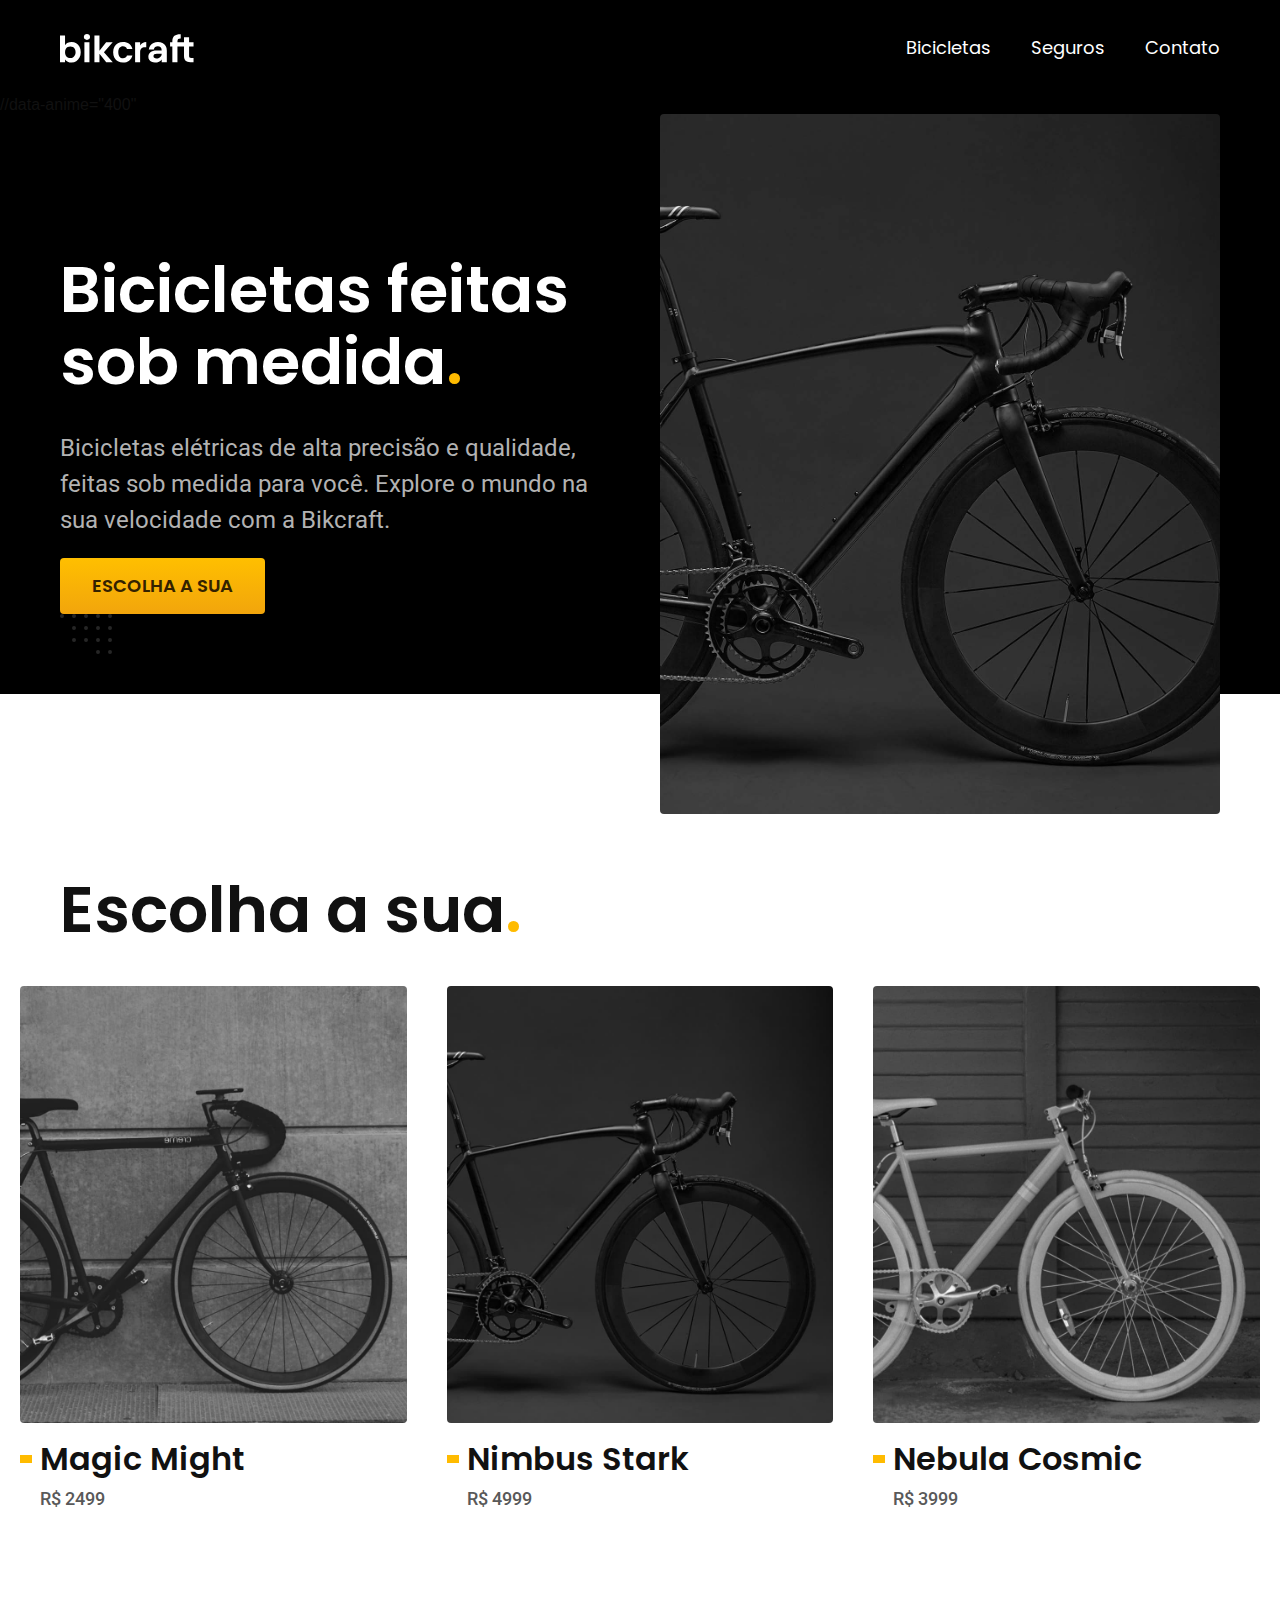
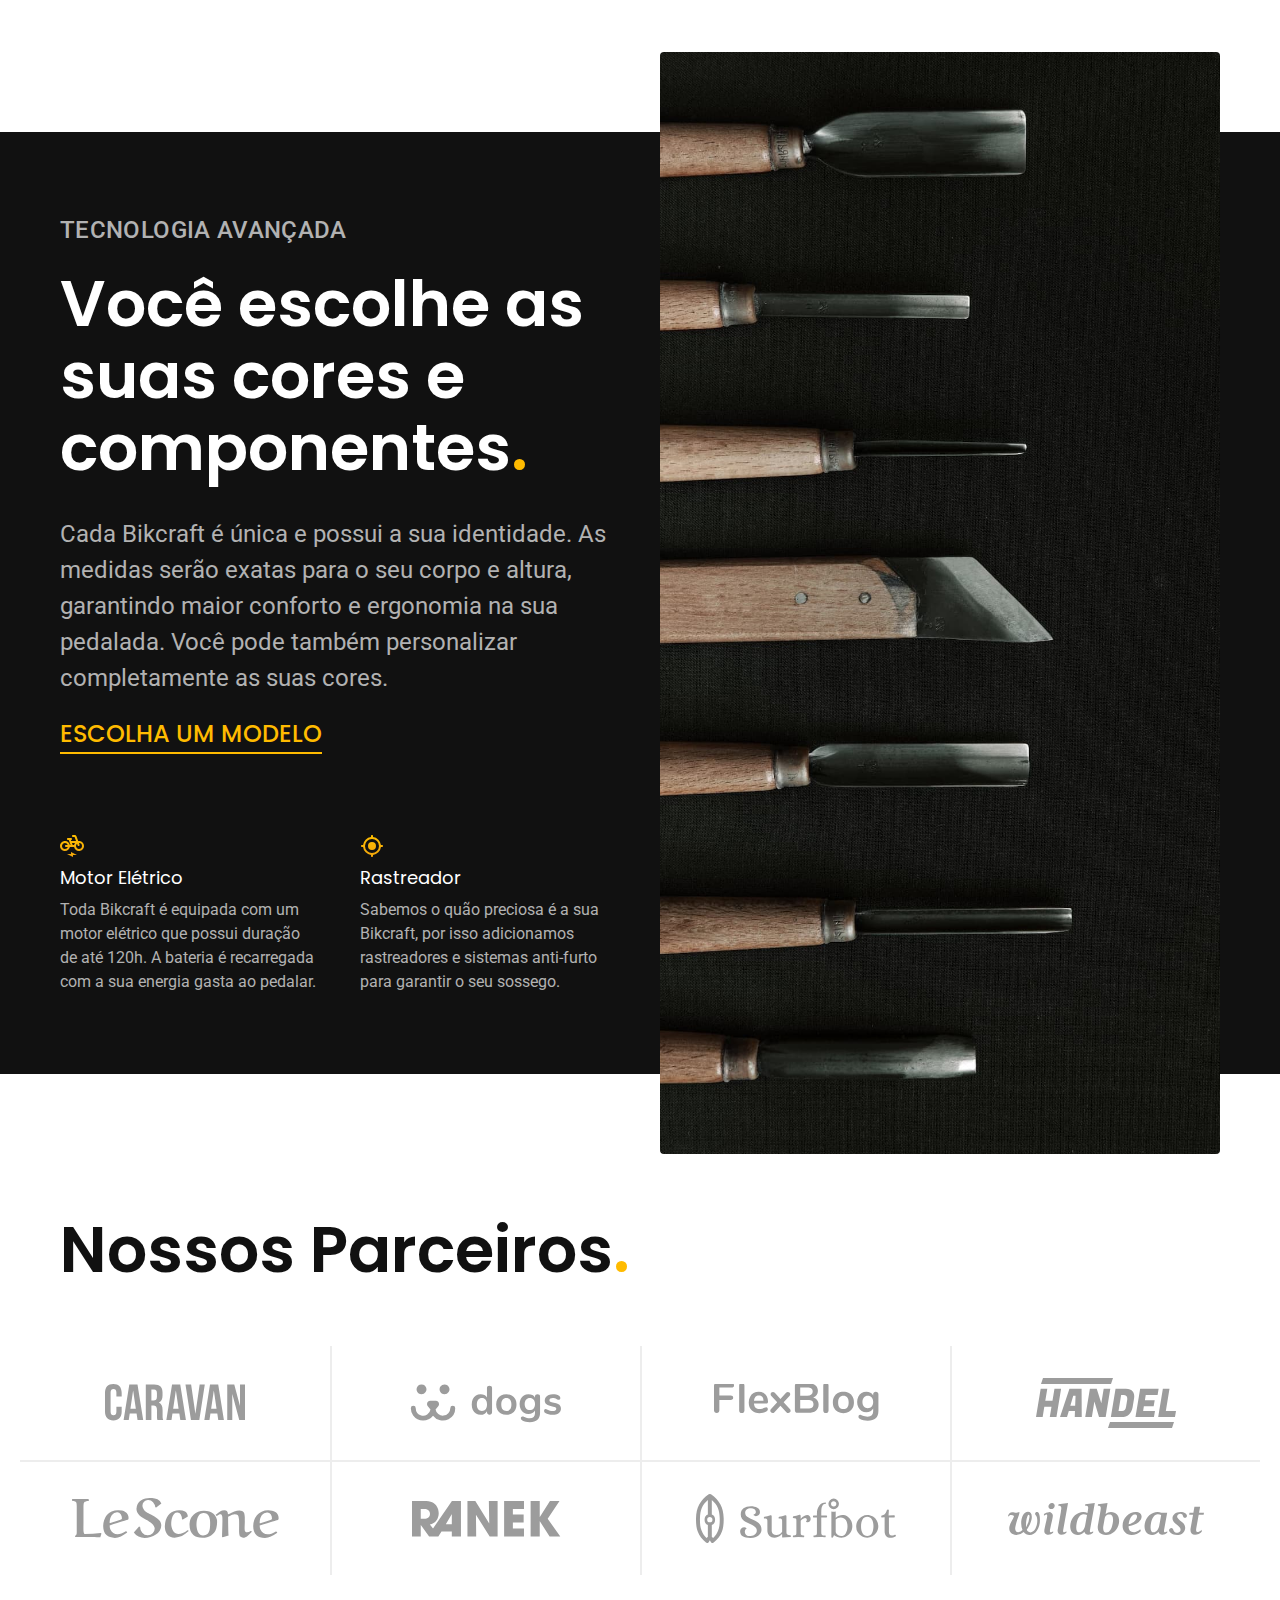
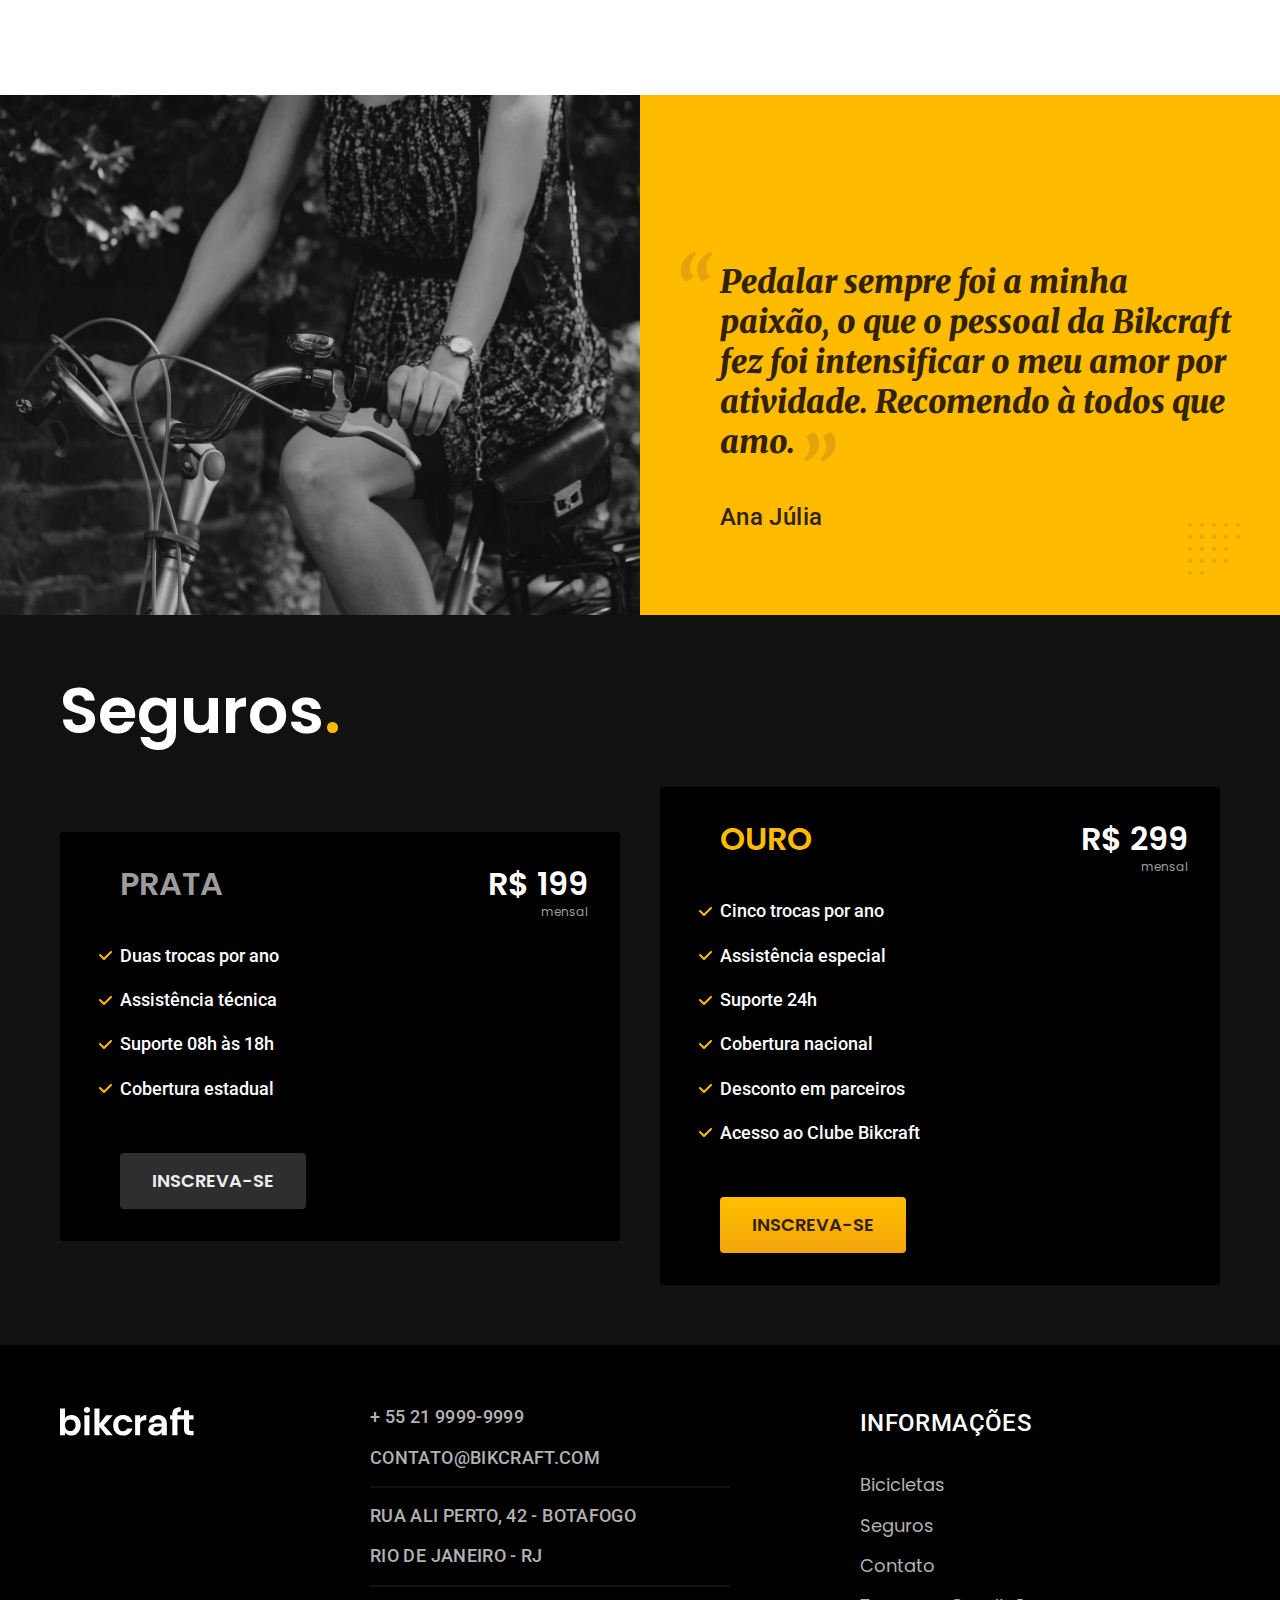
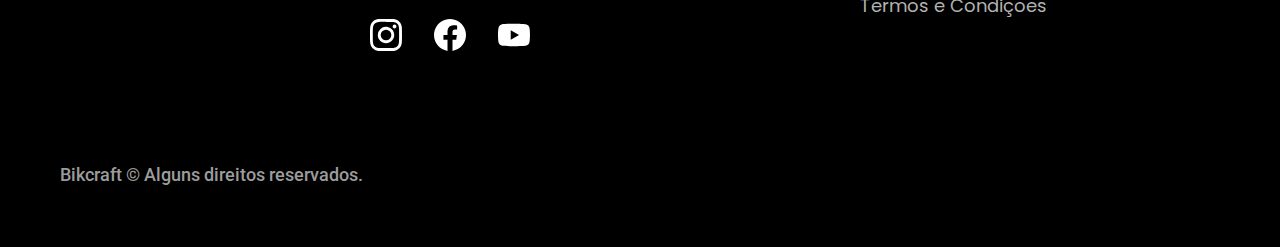
<file: index.html>
<!DOCTYPE html>
<html lang="pt-br">
<head>
    <meta charset="UTF-8">
    <meta name="viewport" content="width=device-width, initial-scale=1.0">
    <title>Bikcraft - Bicicletas Elétricas</title>

    <link rel="preload" href="./css/style.css" as="style">
    <link rel="icon" href="./favicon.svg" type="image/svg+xml">
    <link rel="stylesheet" href="./css/style.css">    
    <link rel="preconnect" href="https://fonts.googleapis.com">
    <link rel="preconnect" href="https://fonts.gstatic.com" crossorigin>
    <link href="https://fonts.googleapis.com/css2?family=Poppins:wght@400;600&family=Roboto:wght@400;500&display=swap" rel="stylesheet">
    <link rel="preconnect" href="https://fonts.googleapis.com">
    <link rel="preconnect" href="https://fonts.gstatic.com" crossorigin>
    <link href="https://fonts.googleapis.com/css2?family=Merriweather:ital,wght@1,900&family=Poppins:wght@400;600&family=Roboto:wght@400;500&display=swap" rel="stylesheet">

     <script>
        document.documentElement.classList.add('js');
    </script>
</head>
<body>
    <header class="header-bg">
        <div class="header container">
            <a href="./"><img src="./img/bikcraft.svg" width="136" height="32" alt="Bikcraft"></a>
            <nav aria-label="primaria"> 
            <ul class="header-menu font-1-m cor-00">
                <li><a href="./bicicletas.html">Bicicletas</a></li>
                <li><a href="./seguros.html">Seguros</a></li>
                <li><a href="./contato.html">Contato</a></li>
            </ul>
        </nav>
        </div>
    </header>

    <main class="introducao-bg"> //data-anime="400"
        <div class="introducao container">
            <div class="introducao-conteudo">
                <h1 class="font-1-xxl cor-00 fadeInDown" data-anime="200">Bicicletas feitas sob medida<span class="cor-p1">.</span></h1>
                <p class="font-2-l cor-05 fadeInDown" data-anime="400">
                    Bicicletas elétricas de alta precisão e qualidade, feitas sob medida para você. Explore o mundo na sua velocidade com a Bikcraft.
                </p>
                <a class="botao fadeInDown" data-anime="600" href="./bicicletas.html">Escolha a sua</a>
            </div>
            <picture data-anime="800" class="fadeInDown">
                <source media="(max-width: 800px)" srcset="./img/bicicletas/nimbus.jpg">
                <img src="./img/fotos/introducao.jpg"  width="1280" height="1600" alt="Bicicleta elétrica preta">
            </picture>
        </div>
    </main>

    <article class="bicicletas-listas">
        <h2 class="font-1-xxl container">Escolha a sua<span class="cor-p1">.</span></h2>
        <ul class="bicicletas-itens">
            <li>
                <a href="./bicicletas/magic.html">
                    <img src="./img/bicicletas/magic-home.jpg" width="920" height="1040" alt="Bicicleta Preta">
                    <h3 class="font-1-xl">Magic Might</h3>
                    <span class="font-2-m cor-08">R$ 2499</span>
                </a>
            </li>
            <li>
                <a href="./bicicletas/nimbus.html">
                    <img src="./img/bicicletas/nimbus-home.jpg" width="920" height="1040" alt="Bicicleta Preta">
                    <h3 class="font-1-xl">Nimbus Stark</h3>
                    <span class="font-2-m cor-08">R$ 4999</span>
                </a>
            </li>
            <li>
                <a href="./bicicletas/nebula.html">
                    <img src="./img/bicicletas/nebula-home.jpg" width="920" height="1040" alt="Bicicleta Preta">
                    <h3 class="font-1-xl">Nebula Cosmic</h3>
                    <span class="font-2-m cor-08">R$ 3999</span>
                </a>
            </li>
        </ul>
    </article>

    <article class="tecnologia-bg">
        <div class="tecnologia container">
            <div class="tecnologia-conteudo">
                <span class="font-2-lb cor-05">Tecnologia Avançada</span>
                <h2 class="font-1-xxl cor-00">Você escolhe as suas cores e componentes<span class="cor-p1">.</span></h2>
                <p class="font-2-l cor-05">
                    Cada Bikcraft é única e possui a sua identidade. As medidas serão exatas para o seu corpo e altura, garantindo maior conforto e ergonomia na sua pedalada. Você pode também personalizar completamente as suas cores.
                </p>
                <a class="link" href="./bicicletas.html">Escolha um modelo</a>
               <div class="tecnologia-vantagens">
                    <div>
                        <img src="./img/icones/eletrica.svg" width="24" height="24" alt="">
                        <h3 class="font-1-m cor-00">Motor Elétrico</h3>
                        <p class="font-2-s cor-05">
                        Toda Bikcraft é equipada com um motor elétrico que possui duração de até 120h. A bateria é recarregada com a sua energia gasta ao pedalar.  
                        </p>
                    </div>
                    <div>
                        <img src="./img/icones/rastreador.svg" width="24" height="24" alt="">
                        <h3 class="font-1-m cor-00">Rastreador</h3>
                        <p class="font-2-s cor-05">
                        Sabemos o quão preciosa é a sua Bikcraft, por isso adicionamos rastreadores e sistemas anti-furto para garantir o seu sossego.  
                        </p>
                    </div>
                </div>
               </div>
            <div class="tecnologia-imagem">
                <img src="./img/fotos/tecnologia.jpg" width="1280" height="1920" alt="">
            </div>
        </div>
    </article>

    <section class="parceiros" aria-label="Nossos Parceiros">
        <h2 class="font-1-xxl container">Nossos Parceiros<span class="cor-p1">.</span></h2>
        <ul>
            <li><img src="./img/parceiros/caravan.svg" width="140" height="38" alt="caravan"></li>
            <li><img src="./img/parceiros/dogs.svg" width="152" height="39" alt="dogs"></li>
            <li><img src="./img/parceiros/flexblog.svg" width="165" height="38" alt="flexblog"></li>
            <li><img src="./img/parceiros/handel.svg" width="140" height="50" alt="handel"></li>
            <li><img src="./img/parceiros/lescone.svg" width="208" height="41" alt="leScone"></li>
            <li><img src="./img/parceiros/ranek.svg" width="149" height="36" alt="ranek"></li>
            <li><img src="./img/parceiros/surfbot.svg" width="200" height="49" alt="surfbot"></li>
            <li><img src="./img/parceiros/wildbeast.svg" width="196" height="34" alt="wildbeast"></li>
        </ul>
    </section>

    <section class="depoimento" aria-label="Depoimento">
        <div>
            <img src="./img/fotos/depoimento.jpg" width="1560" height="1360" alt="Pessoa pedalando uma bicicleta Bikcraft">
        </div>
        <div class="depoimento-conteudo">
            <blockquote class="font-1-xl cor-p5">
                <p>
                    Pedalar sempre foi a minha paixão, o que o pessoal da Bikcraft fez foi intensificar o meu amor por atividade. Recomendo à todos que amo.
                </p>
                <span class="font-2-lb">Ana Júlia</span>
            </blockquote>
        </div>
    </section>

    <article class="seguros-bg">
        <div class="seguros container">
            <h2 class="font-1-xxl cor-00">Seguros<span class="cor-p1">.</span></h2>
            <div class="seguros-item">
                <h3 class="font-1-xl cor-06">PRATA</h3>
                <span class="font-1-xl cor-00">R$ 199 <span class="font-1-xs cor-06">mensal</span></span>
                <ul class="font-2-m cor-00">
                    <li>Duas trocas por ano</li>
                    <li>Assistência técnica</li>
                    <li>Suporte 08h às 18h</li>
                    <li>Cobertura estadual</li>
                </ul>
                <a class="botao secundario" href="./orcamento.html">Inscreva-se</a>
            </div>

            <div class="seguros-item">
                <h3 class="font-1-xl cor-p1">OURO</h3>
                <span class="font-1-xl cor-00">R$ 299 <span class="font-1-xs cor-06">mensal</span></span>
                <ul class="font-2-m cor-00">
                    <li>Cinco trocas por ano</li>
                    <li>Assistência especial</li>
                    <li>Suporte 24h</li>
                    <li>Cobertura nacional</li>
                    <li>Desconto em parceiros</li>
                    <li>Acesso ao Clube Bikcraft</li>
                </ul>
                <a class="botao" href="./orcamento.html">Inscreva-se</a>
            </div>
        </div>
    </article>

    <footer class="footer-bg">
        <div class="footer container">
            <img src="./img/bikcraft.svg" width="136" height="32" alt="Bikcraft">
            <div class="footer-contato">
                <h3 class="font-2-lb cor-00"</h3>
                <ul class="font-2-m cor-05">
                    <li><a href="tel: +552199999999">+ 55 21 9999-9999</a></li>
                    <li><a href="mailto">contato@bikcraft.com</a></li>
                    <li>Rua Ali Perto, 42 - Botafogo</li>
                    <li>Rio de Janeiro - RJ</li>
                </ul>
                <div class="footer-redes">
                    <a href="./">
                        <img src="./img/redes/instagram.svg" width="32" height="32" alt="Instagram">
                    </a>
                    <a href="./">
                        <img src="./img/redes/facebook.svg" width="32" height="32" alt="Facebook">
                    </a>
                    <a href="./">
                        <img src="./img/redes/youtube.svg" width="32" height="32" alt="Youtube">
                    </a>
                </div>
            </div>
            <div class="footer-informacoes">
                <h3 class="font-2-lb cor-00">Informações</h3>
                <nav>
                    <ul class="font-1-m cor-05">
                        <li><a href="./bicicletas.html">Bicicletas</a></li>
                        <li><a href="./seguros.html">Seguros</a></li>
                        <li><a href="./contato.html">Contato</a></li>
                        <li><a href="./termos.html">Termos e Condições</a></li>
                    </ul>
                </nav>
            </div>
            <p class="footer-copy font-2-m cor-06">
                Bikcraft © Alguns direitos reservados.
            </p>
        </div>
    </footer>


    <script src="./js/plugins/simple-anime.js"></script>
    <script src="./js/script.js"></script>
</body>
</html>
</file>
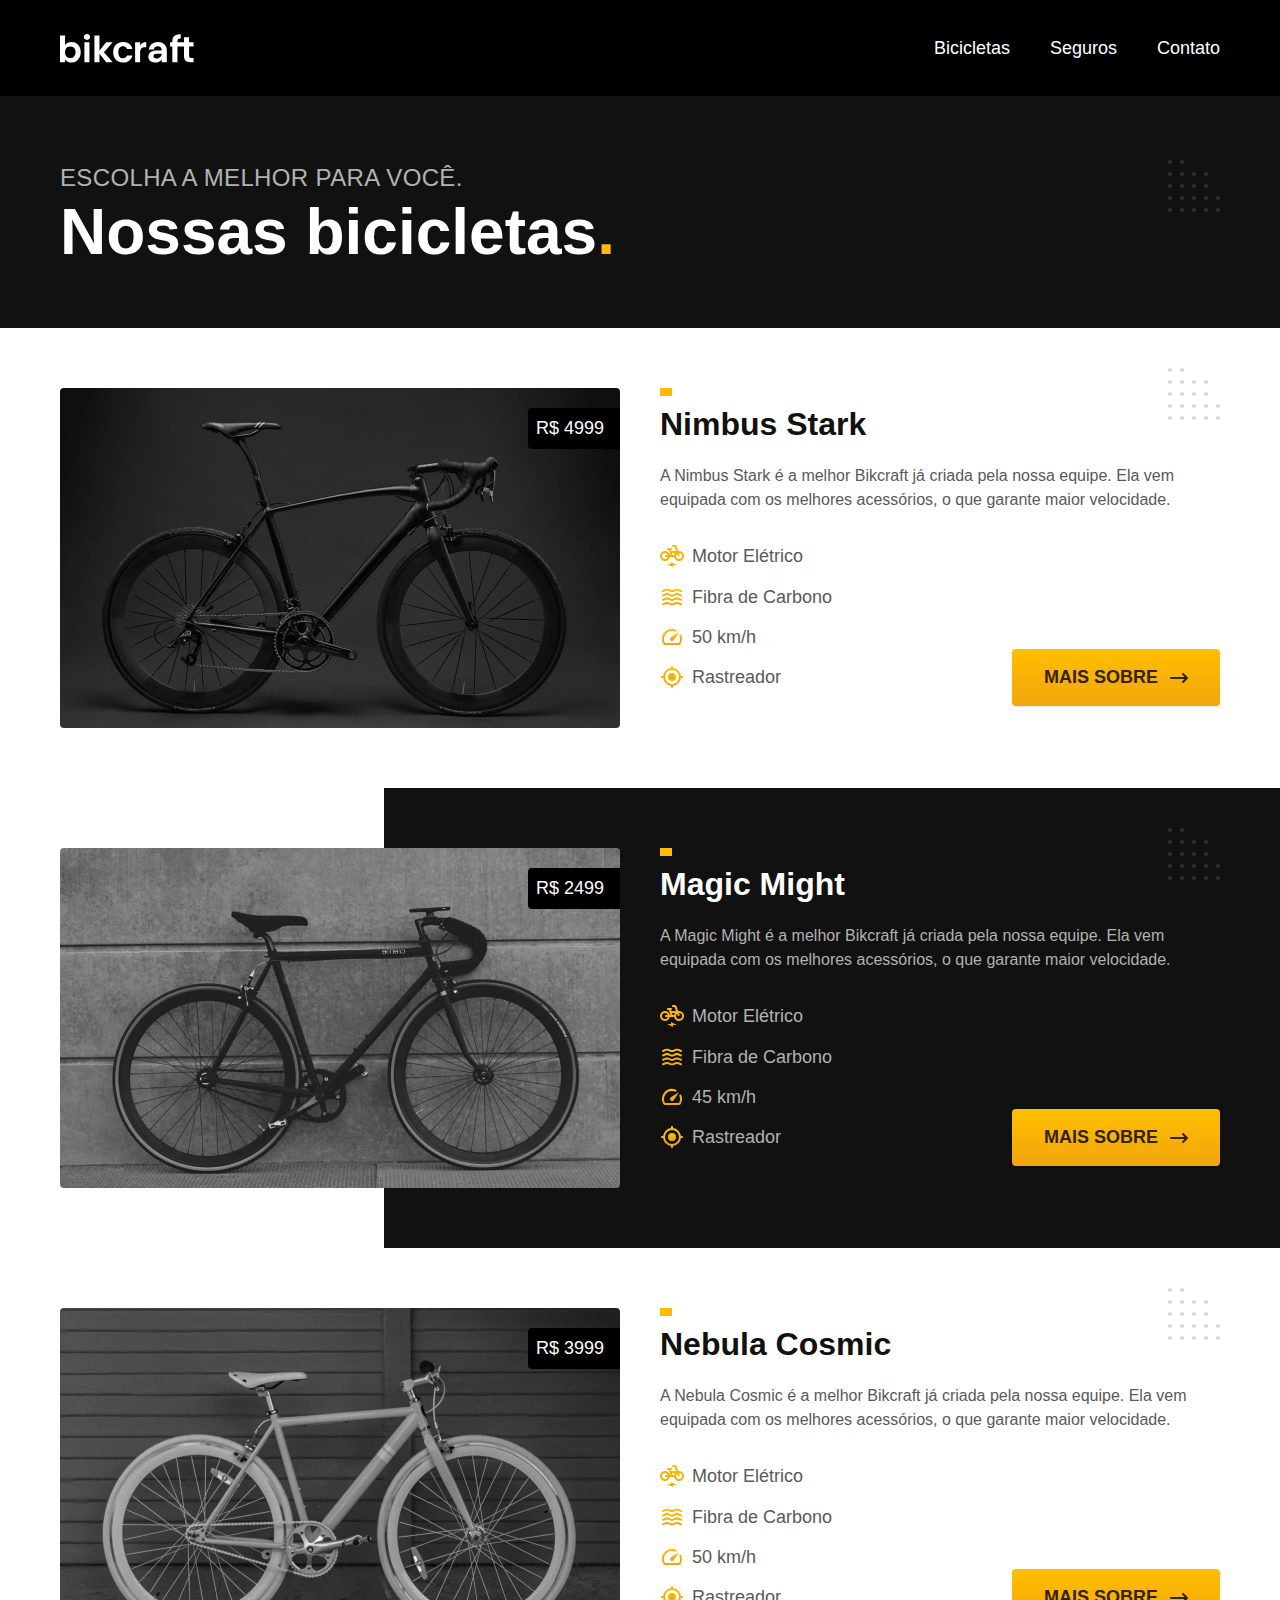
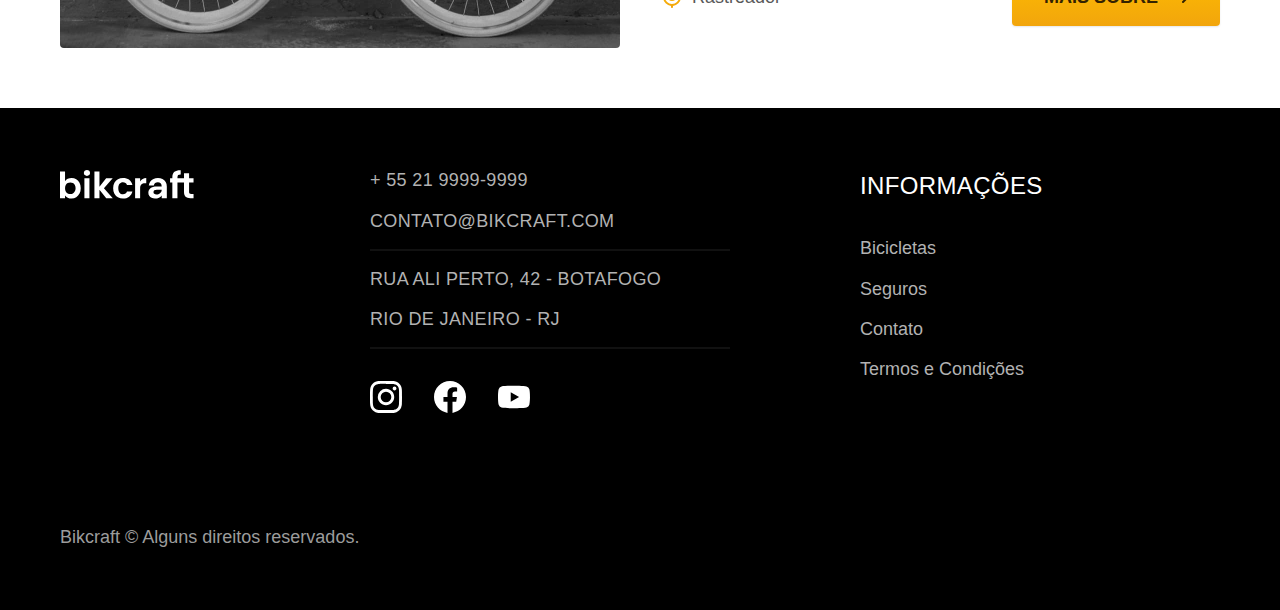
<file: bicicletas.html>
<!DOCTYPE html>
<html lang="pt-br">
<head>
    <meta charset="UTF-8">
    <meta name="viewport" content="width=device-width, initial-scale=1.0">
    <meta name="description" content="Bicicletas.">
    <title>Bicicletas | Bikcraft</title>
    <link rel="preload" href="./css/style.css" as="style">
    <link rel="icon" href="./favicon.svg" type="image/svg+xml">
    <link rel="stylesheet" href="./css/style.css"> <script>
        document.documentElement.classList.add('js');
    </script>
</head>
<body id="termos">
    <header class="header-bg">
        <div class="header container">
            <a href="./"><img src="./img/bikcraft.svg" width="136" height="32" alt="Bikcraft"></a>
            <nav aria-label="primaria"> 
            <ul class="header-menu font-1-m cor-00">
                <li><a href="./bicicletas.html">Bicicletas</a></li>
                <li><a href="./seguros.html">Seguros</a></li>
                <li><a href="./contato.html">Contato</a></li>
            </ul>
        </nav>
        </div>
    </header>

  <main>
       <div class="titulo-bg">
            <div class="titulo container">
                <p class="font-2-lb cor-05">Escolha a melhor para você.</p>
                <h1 class="font-1-xxl cor-00">Nossas bicicletas<span class="cor-p1">.</span></h1>
            </div>
       </div>

        <div class="bicicletas-bg">
            <div class="bicicletas container">
                <div class="bicicletas-imagem">
                    <img src="./img/bicicletas/nimbus.jpg" width="1120" height="680" alt="bicicleta preta">
                    <span class="font-2-m cor-00">R$ 4999</span>
                </div>
                <div class="bicicletas-conteudo">
                    <h2 class="font-1-xl">Nimbus Stark</h2>
                    <p class="font-2-s cor-08">
                        A Nimbus Stark é a melhor Bikcraft já criada pela nossa equipe. Ela vem equipada com os melhores acessórios, o que garante maior velocidade.
                    </p>
                    <ul class="font-1-m cor-08">
                        <li><img src="./img/icones/eletrica.svg" width="24" height="24" alt="">Motor Elétrico</li>
                        <li><img src="./img/icones/carbono.svg" width="24" height="24" alt="">Fibra de Carbono</li>
                        <li><img src="./img/icones/velocidade.svg" width="24" height="24" alt="">50 km/h</li>
                        <li><img src="./img/icones/rastreador.svg" width="24" height="24" alt="">Rastreador</li>
                    </ul>
                    <a class="botao seta" href="./bicicletas/nimbus.html">Mais Sobre</a>
                </div>
            </div>
        </div>

        <div class="bicicletas-bg">
            <div class="bicicletas container">
                <div class="bicicletas-imagem">
                    <img src="./img/bicicletas/magic.jpg" width="1120" height="680" alt="bicicleta preta">
                    <span class="font-2-m cor-00">R$ 2499</span>
                </div>
                <div class="bicicletas-conteudo">
                    <h2 class="font-1-xl cor-00">Magic Might</h2>
                    <p class="font-2-s cor-05">
                        A Magic Might é a melhor Bikcraft já criada pela nossa equipe. Ela vem equipada com os melhores acessórios, o que garante maior velocidade.
                    </p>
                    <ul class="font-1-m cor-05">
                        <li><img src="./img/icones/eletrica.svg" width="24" height="24" alt="">Motor Elétrico</li>
                        <li><img src="./img/icones/carbono.svg" width="24" height="24" alt="">Fibra de Carbono</li>
                        <li><img src="./img/icones/velocidade.svg" width="24" height="24" alt="">45 km/h</li>
                        <li><img src="./img/icones/rastreador.svg" width="24" height="24" alt="">Rastreador</li>
                    </ul>
                    <a class="botao seta" href="./bicicletas/magic.html">Mais Sobre</a>
                </div>
            </div>
        </div>

        <div class="bicicletas-bg">
            <div class="bicicletas container">
                <div class="bicicletas-imagem">
                    <img src="./img/bicicletas/nebula.jpg" width="1120" height="680" alt="bicicleta preta">
                    <span class="font-2-m cor-00">R$ 3999</span>
                </div>
                <div class="bicicletas-conteudo">
                    <h2 class="font-1-xl">Nebula Cosmic</h2>
                    <p class="font-2-s cor-08">
                        A Nebula Cosmic é a melhor Bikcraft já criada pela nossa equipe. Ela vem equipada com os melhores acessórios, o que garante maior velocidade.
                    </p>
                    <ul class="font-1-m cor-08">
                        <li><img src="./img/icones/eletrica.svg" width="24" height="24" alt="">Motor Elétrico</li>
                        <li><img src="./img/icones/carbono.svg" width="24" height="24" alt="">Fibra de Carbono</li>
                        <li><img src="./img/icones/velocidade.svg" width="24" height="24" alt="">50 km/h</li>
                        <li><img src="./img/icones/rastreador.svg" width="24" height="24" alt="">Rastreador</li>
                    </ul>
                    <a class="botao seta" href="./bicicletas/nebula.html">Mais Sobre</a>
                </div>
            </div>
        </div>
    </main>
    

    <footer class="footer-bg">
        <div class="footer container">
            <img src="./img/bikcraft.svg" width="136" height="32" alt="Bikcraft">
            <div class="footer-contato">
                <h3 class="font-2-lb cor-00"</h3>
                <ul class="font-2-m cor-05">
                    <li><a href="tel: +552199999999">+ 55 21 9999-9999</a></li>
                    <li><a href="mailto">contato@bikcraft.com</a></li>
                    <li>Rua Ali Perto, 42 - Botafogo</li>
                    <li>Rio de Janeiro - RJ</li>
                </ul>
                <div class="footer-redes">
                    <a href="./">
                        <img src="./img/redes/instagram.svg" width="32" height="32" alt="Instagram">
                    </a>
                    <a href="./">
                        <img src="./img/redes/facebook.svg" width="32" height="32" alt="Facebook">
                    </a>
                    <a href="./">
                        <img src="./img/redes/youtube.svg" width="32" height="32" alt="Youtube">
                    </a>
                </div>
            </div>
            <div class="footer-informacoes">
                <h3 class="font-2-lb cor-00">Informações</h3>
                <nav>
                    <ul class="font-1-m cor-05">
                        <li><a href="./bicicletas.html">Bicicletas</a></li>
                        <li><a href="./seguros.html">Seguros</a></li>
                        <li><a href="./contato.html">Contato</a></li>
                        <li><a href="./termos.html">Termos e Condições</a></li>
                    </ul>
                </nav>
            </div>
            <p class="footer-copy font-2-m cor-06">
                Bikcraft © Alguns direitos reservados.
            </p>
        </div>
    </footer>
  <script src="./js/script.js"></script>
</body>
</html>
</file>
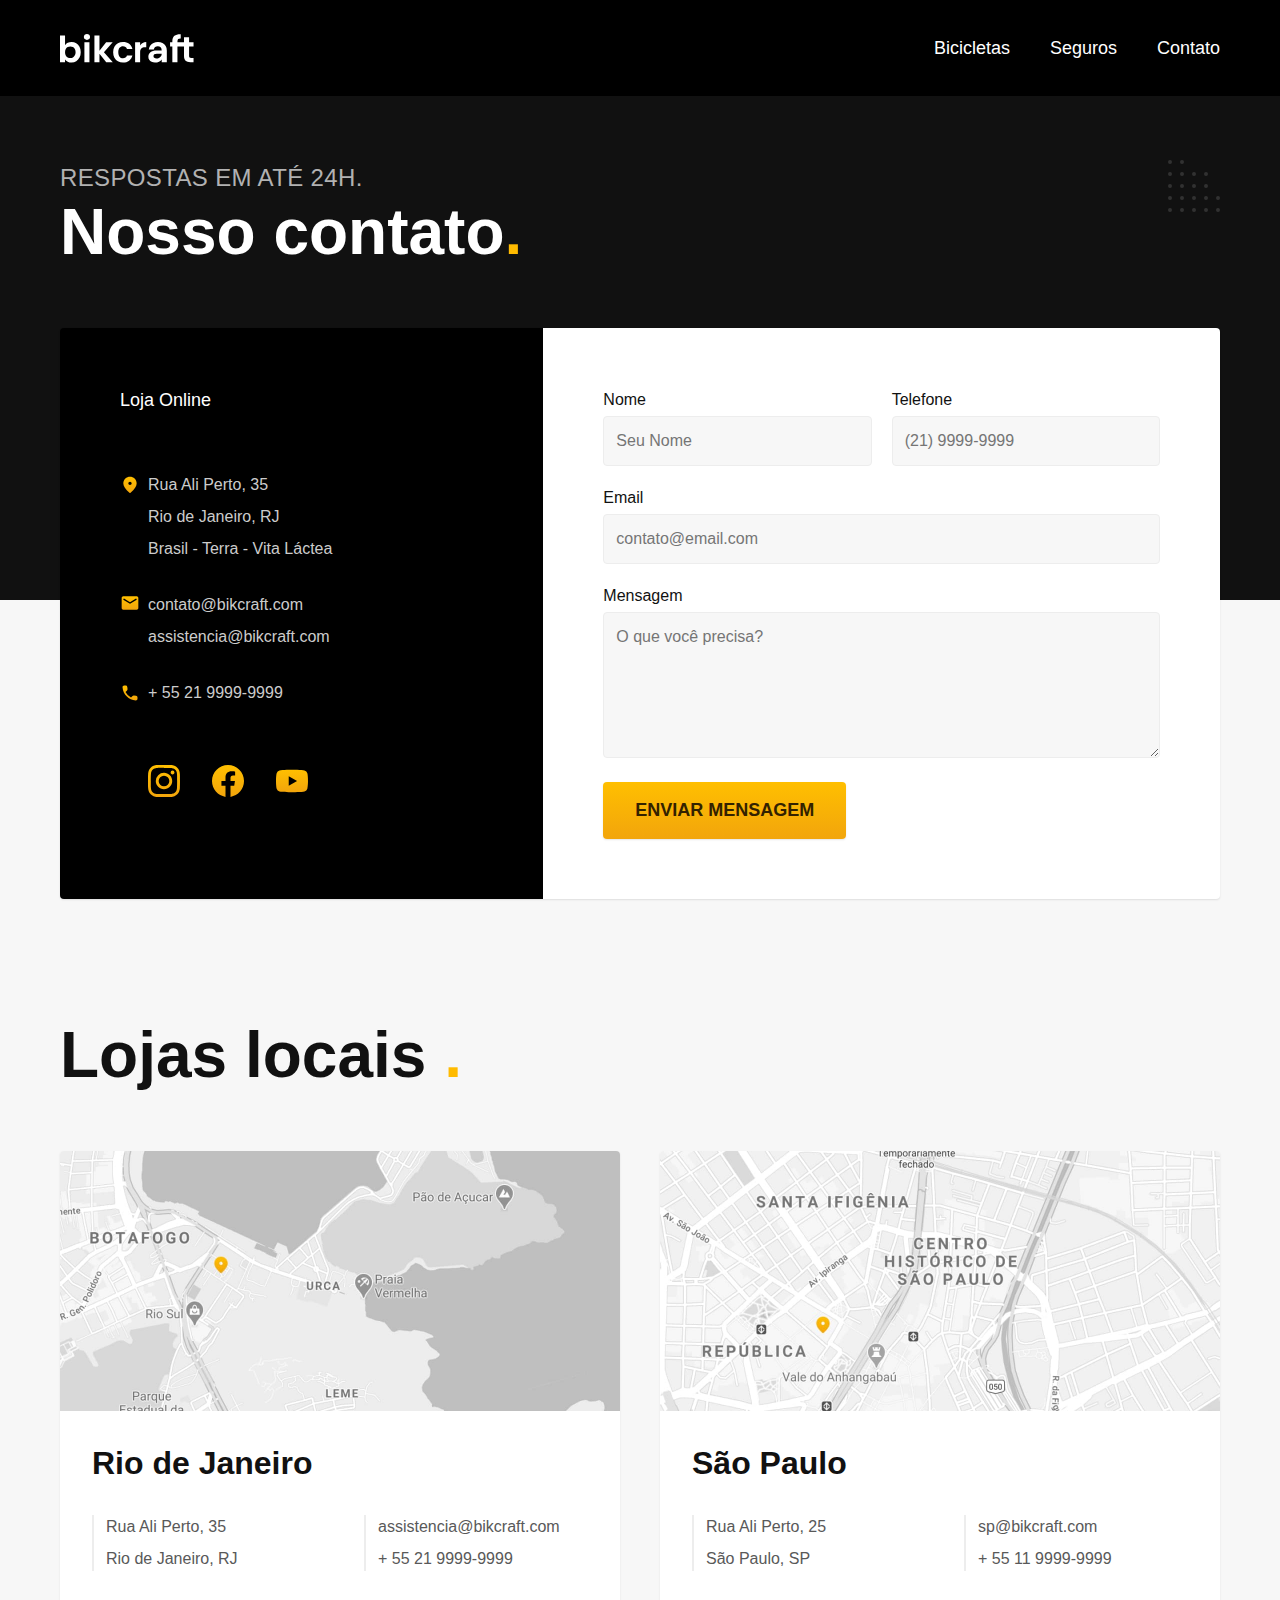
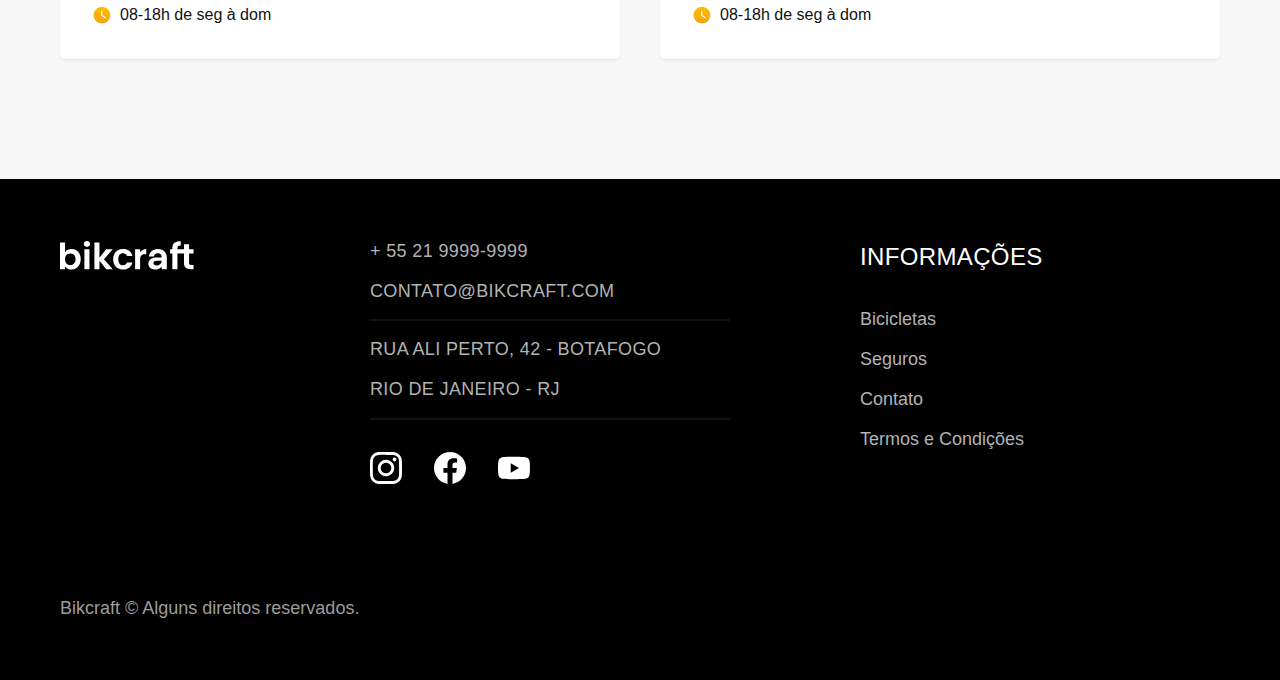
<file: contato.html>
<!DOCTYPE html>
<html lang="pt-br">
<head>
    <meta charset="UTF-8">
    <meta name="viewport" content="width=device-width, initial-scale=1.0">
    <meta name="description" content="Contato.">
    <title>contato | Bikcraft</title>
    <link rel="preload" href="./css/style.css" as="style">
    <link rel="icon" href="./favicon.svg" type="image/svg+xml">
    <link rel="stylesheet" href="./css/style.css"> <script>
        document.documentElement.classList.add('js');
    </script>
</head>
<body id="contato">
    <header class="header-bg">
        <div class="header container">
            <a href="./"><img src="./img/bikcraft.svg"  width="136" height="32" alt="Bikcraft"></a>
            <nav aria-label="primaria"> 
            <ul class="header-menu font-1-m cor-00">
                <li><a href="./bicicletas.html">Bicicletas</a></li>
                <li><a href="./seguros.html">Seguros</a></li>
                <li><a href="./contato.html">Contato</a></li>
            </ul>
        </nav>
        </div>
    </header>

    <main>
        <div class="titulo-bg">
            <div class="titulo container">
                <p class="font-2-lb cor-05">Respostas em até 24h.</p>
                <h1 class="font-1-xxl cor-00">Nosso contato<span class="cor-p1">.</span></h1>
            </div>
        </div>

        <div class="contato container">
            <section class="contato-dados" aria-label="Endereço">
                <h2 class="font-1-m cor-00">Loja Online</h2>
                <div class="contato-endereco font-2-s cor-04">
                    <p>Rua Ali Perto, 35</p>
                    <p>Rio de Janeiro, RJ</p>
                    <p>Brasil - Terra - Vita Láctea</p>
                </div>
                <address class="contato-meios font-2-s cor-04 ">
                    <a href="mailto:contato@bikcraft.com">contato@bikcraft.com</a>
                    <a href="mailto:assistencia@bikcraft.com">assistencia@bikcraft.com</a>
                    <a href="tel: +552199999999">+ 55 21 9999-9999</a>
                </address>
                <div class="contato-redes">
                    <a href="./">
                        <img src="./img/redes/instagram-p.svg" width="32" height="32" alt="Instagram">
                    </a>
                    <a href="./">
                        <img src="./img/redes/facebook-p.svg" width="32" height="32" alt="Facebook">
                    </a>
                    <a href="./">
                        <img src="./img/redes/youtube-p.svg" width="32" height="32" alt="Youtube">
                    </a>
                </div>
            </section>

            <section class="contato-formulario" aria-label="Formulário">
                <form class="form" action=./contato.html">
                    <div>
                        <label for="nome">Nome</label>
                        <input type="text" id="nome" name="nome" placeholder="Seu Nome">
                    </div>
                    <div>
                        <label for="telefone">Telefone</label>
                        <input type="text" id="telefone" name="telefone" placeholder="(21) 9999-9999">
                    </div>
                    <div class="col-2">
                        <label for="email">Email</label>
                        <input type="email" id="email" name="email" placeholder="contato@email.com">
                    </div>
                    <div class="col-2">
                        <label for="mensagem">Mensagem</label>
                        <textarea rows="5" id="mensagem" name="mensagem" placeholder="O que você precisa?"></textarea>
                    </div>
                    <button class="botao">Enviar Mensagem</button>
                </form>
            </section>
        </div>
    </main>

    <article class="lojas container">
        <h2 class="font-1-xxl">Lojas locais <span class="cor-p1">.</span></h2>
            <div class="lojas-item">
                <img src="./img/lojas/rj.jpg" width="1120" height="520" alt="mapa marcando o endereço no rio de janeiro">
                <div class="lojas-conteudo">
                    <h3 class="font-1-xl">Rio de Janeiro</h3>
                <div class="lojas-dados font-2-s cor-08">
                    <p>Rua Ali Perto, 35</p>
                    <p>Rio de Janeiro, RJ</p>
                </div>
                <div class="lojas-dados font-2-s cor-08">
                    <a href="mailto:assistencia@bikcraft.com">assistencia@bikcraft.com</a>
                    <a href="tel: +552199999999">+ 55 21 9999-9999</a>
                </div>
                <p class="lojas-tempo font-1-s"><img src="./img/icones/horario.svg" width="20" height="20" alt="">08-18h de seg à dom</p>
            </div>
        </div>

            <div class="lojas-item">
                <img src="./img/lojas/sp.jpg" width="1120" height="520" alt="mapa marcando o endereço em são paulo">
                <div class="lojas-conteudo">
                    <h3 class="font-1-xl">São Paulo</h3>
                <div class="lojas-dados font-2-s cor-08">
                    <p>Rua Ali Perto, 25</p>
                    <p>São Paulo, SP</p>
                </div>
                <div class="lojas-dados font-2-s cor-08">
                    <a href="mailto:sp@bikcraft.com">sp@bikcraft.com</a>
                    <a href="tel: +551199999999">+ 55 11 9999-9999</a>
                </div>
                <p class="lojas-tempo font-1-s"><img src="./img/icones/horario.svg" width="20" height="20" alt="">08-18h de seg à dom</p>
            </div>
        </div>
    </article>

    <footer class="footer-bg">
        <div class="footer container">
            <img src="./img/bikcraft.svg"  width="136" height="32" alt="Bikcraft">
            <div class="footer-contato">
                <h3 class="font-2-lb cor-00"</h3>
                <ul class="font-2-m cor-05">
                    <li><a href="tel: +552199999999">+ 55 21 9999-9999</a></li>
                    <li><a href="mailto">contato@bikcraft.com</a></li>
                    <li>Rua Ali Perto, 42 - Botafogo</li>
                    <li>Rio de Janeiro - RJ</li>
                </ul>
                <div class="footer-redes">
                    <a href="./">
                        <img src="./img/redes/instagram.svg" width="32" height="32" alt="Instagram">
                    </a>
                    <a href="./">
                        <img src="./img/redes/facebook.svg" width="32" height="32" alt="Facebook">
                    </a>
                    <a href="./">
                        <img src="./img/redes/youtube.svg" width="32" height="32" alt="Youtube">
                    </a>
                </div>
            </div>
            <div class="footer-informacoes">
                <h3 class="font-2-lb cor-00">Informações</h3>
                <nav>
                    <ul class="font-1-m cor-05">
                        <li><a href="./bicicletas.html">Bicicletas</a></li>
                        <li><a href="./seguros.html">Seguros</a></li>
                        <li><a href="./contato.html">Contato</a></li>
                        <li><a href="./termos.html">Termos e Condições</a></li>
                    </ul>
                </nav>
            </div>
            <p class="footer-copy font-2-m cor-06">
                Bikcraft © Alguns direitos reservados.
            </p>
        </div>
    </footer>
  <script src="./js/script.js"></script>
</body>
</html>
</file>
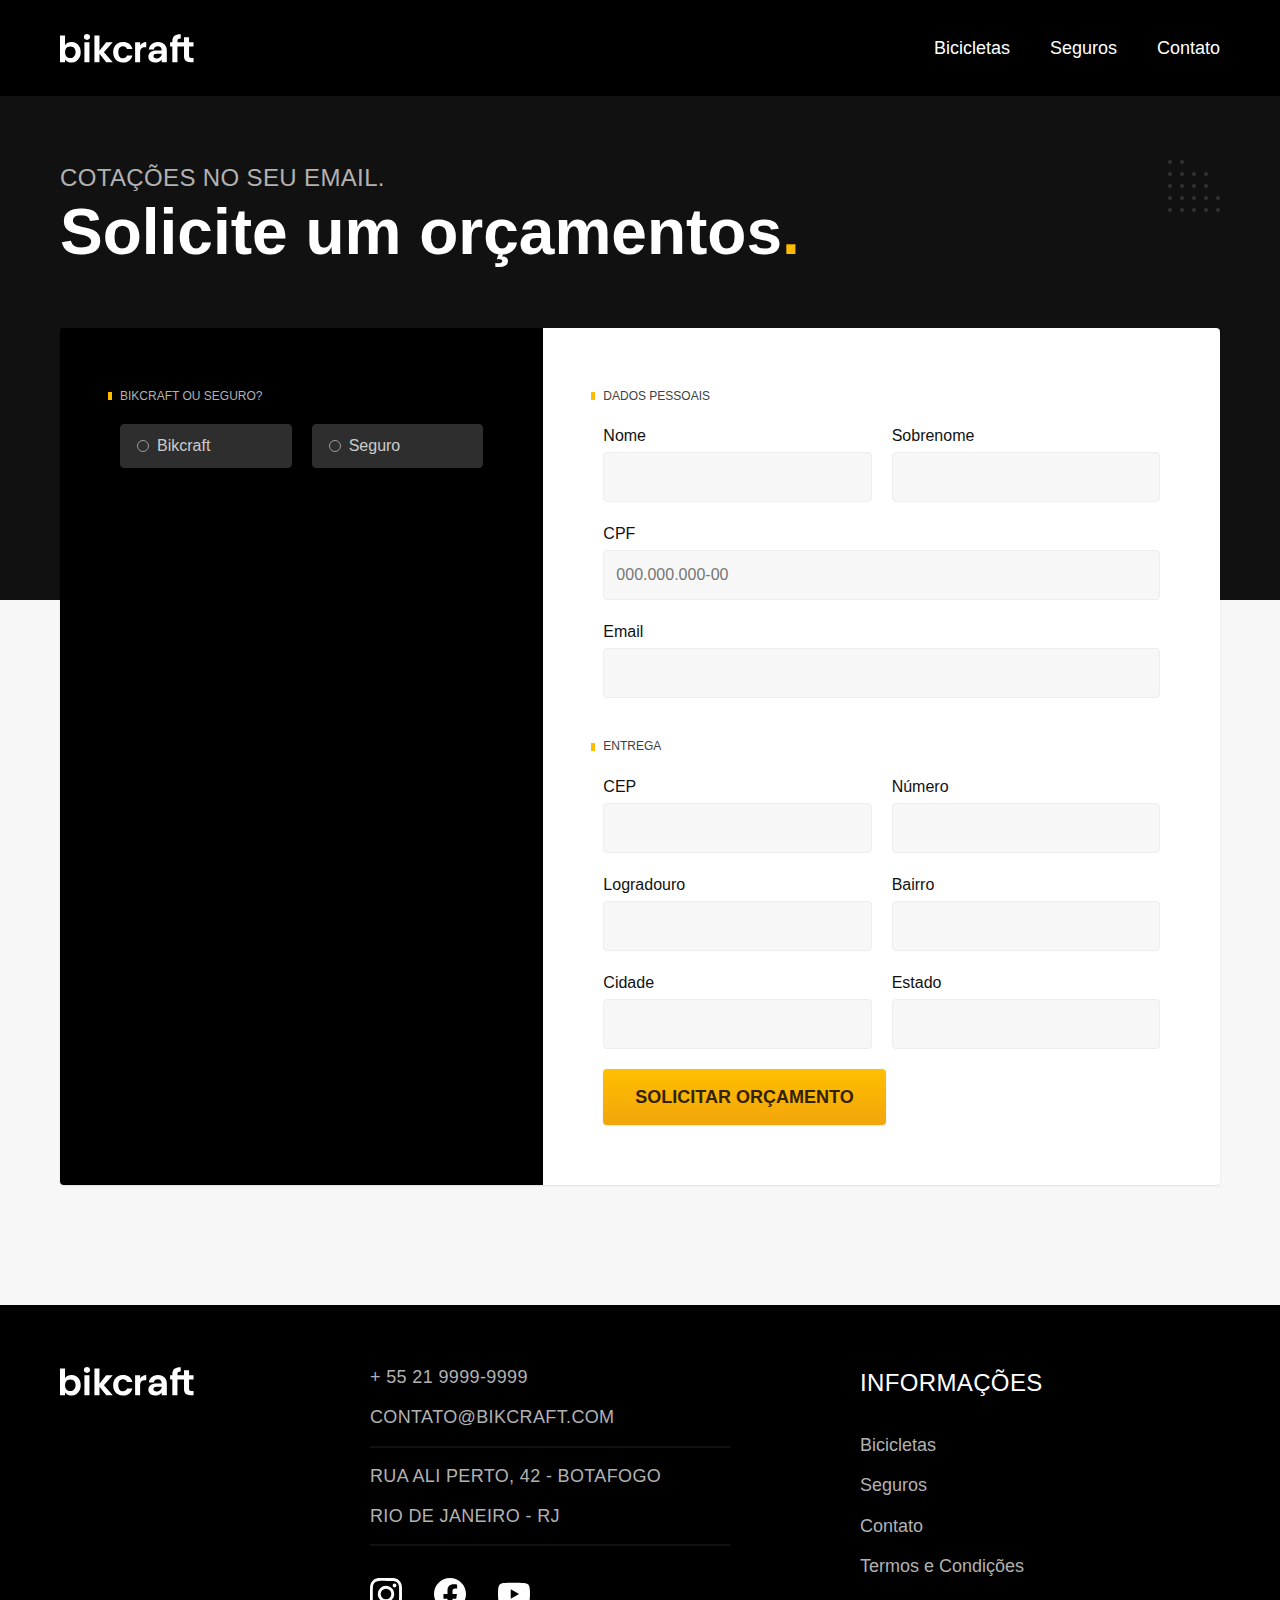
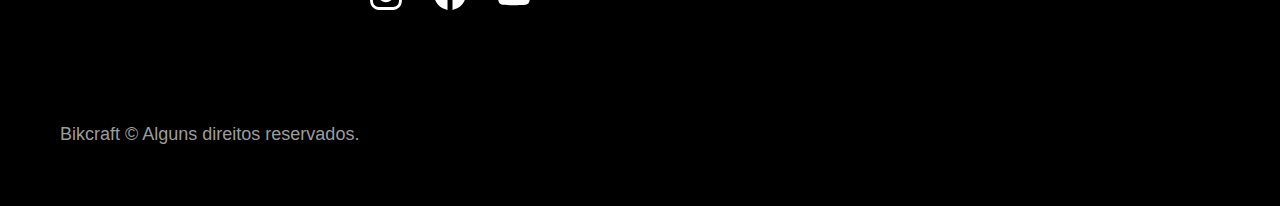
<file: orcamento.html>
<!DOCTYPE html>
<html lang="pt-br">
<head>
    <meta charset="UTF-8">
    <meta name="viewport" content="width=device-width, initial-scale=1.0">
    <meta name="description" content="Orçamentos.">
    <title>Orcamentos | Bikcraft</title>
    <link rel="preload" href="./css/style.css" as="style">
    <link rel="icon" href="./favicon.svg" type="image/svg+xml">
    <link rel="stylesheet" href="./css/style.css"> <script>
        document.documentElement.classList.add('js');
    </script>
</head>
<body id="orcamento">
    <header class="header-bg">
        <div class="header container">
            <a href="./"><img src="./img/bikcraft.svg" width="136" height="32" alt="Bikcraft"></a>
            <nav aria-label="primaria"> 
            <ul class="header-menu font-1-m cor-00">
                <li><a href="./bicicletas.html">Bicicletas</a></li>
                <li><a href="./seguros.html">Seguros</a></li>
                <li><a href="./contato.html">Contato</a></li>
            </ul>
        </nav>
        </div>
    </header>

    <main>
        <div class="titulo-bg">
            <div class="titulo container">
                <p class="font-2-lb cor-05">Cotações no seu email.</p>
                <h1 class="font-1-xxl cor-00">Solicite um orçamentos<span class="cor-p1">.</span></h1>
            </div>
        </div>

        <form class="orcamento container" action="./">
            <div class="orcamento-produto">
                <h2 class="font-1-xs cor-05">Bikcraft ou Seguro?</h2>

                <input type="radio" name="tipo" value="bikcraft" id="bikcraft">
                <label for="bikcraft">Bikcraft</label>

                <input type="radio" name="tipo" value="seguro" id="seguro">
                <label for="seguro">Seguro</label>

                <div class="orcamento-conteudo" id="orcamento-bikcraft">
                    <h2 class="font-1-xs cor-05">Escolha a sua</h2>

                    <input type="radio" name="produto" value="nimbus" id="nimbus">
                    <label for="nimbus">Nimbus Stark <span>R$ 4999</span></label>
                    <div class="orcamento-detalhes">
                        <ul class="font-1-xs cor-08">
                            <li><img src="./img/icones/eletrica.svg" width="24" height="24" alt="">Motor Elétrico</li>
                            <li><img src="./img/icones/carbono.svg" width="24" height="24" alt="">Fibra de Carbono</li>
                            <li><img src="./img/icones/velocidade.svg" width="24" height="24" alt="">50 km/h</li>
                            <li><img src="./img/icones/rastreador.svg" width="24" height="24" alt="">Rastreador</li>
                        </ul>
                        <img src="./img/bicicletas/nimbus.jpg" width="1120" height="680" alt="Bicicleta Preta">
                    </div>

                    <input type="radio" name="produto" value="magic" id="magic">
                    <label for="magic">Magic Might <span>R$ 2499</span></label>
                    <div class="orcamento-detalhes">
                        <ul class="font-1-xs cor-08">
                            <li><img src="./img/icones/eletrica.svg" width="24" height="24" alt="">Motor Elétrico</li>
                            <li><img src="./img/icones/carbono.svg" width="24" height="24" alt="">Fibra de Carbono</li>
                            <li><img src="./img/icones/velocidade.svg" width="24" height="24" alt="">45 km/h</li>
                            <li><img src="./img/icones/rastreador.svg" width="24" height="24" alt="">Rastreador</li>
                        </ul>
                        <img src="./img/bicicletas/magic.jpg" width="1120" height="680" alt="Bicicleta Preta">
                    </div>

                    <input type="radio" name="produto" value="nebula" id="nebula">
                    <label for="nebula">Nebula Cosmic <span>R$ 3999</span></label>
                    <div class="orcamento-detalhes">
                        <ul class="font-1-xs cor-08">
                            <li><img src="./img/icones/eletrica.svg" width="24" height="24" alt="">Motor Elétrico</li>
                            <li><img src="./img/icones/carbono.svg" width="24" height="24" alt="">Fibra de Carbono</li>
                            <li><img src="./img/icones/velocidade.svg" width="24" height="24" alt="">40 km/h</li>
                            <li><img src="./img/icones/rastreador.svg" width="24" height="24" alt="">Rastreador</li>
                        </ul>
                        <img src="./img/bicicletas/nebula.jpg" width="1120" height="680" alt="Bicicleta Preta">
                    </div>
                </div>

                <div class="orcamento-conteudo" id="orcamento-seguro">
                    <h2 class="font-1-xs cor-05">Escolha o plano</h2>

                    <input type="radio" name="produto" value="prata" id="prata">
                    <label for="prata">Prata <span>R$ 199</span></label>

                    <input type="radio" name="produto" value="ouro" id="ouro">
                    <label for="ouro">Ouro <span>R$ 299</span></label>
                </div>
            </div>

            <div class="orcamento-dados form">
                <h2 class="font-1-xs cor-09 col-2">Dados pessoais</h2>
                <div>
                    <label for="nome">Nome</label>
                    <input type="text" name="nome" id="nome">
                </div>
                <div>
                    <label for="sobrenome">Sobrenome</label>
                    <input type="text" name="sobrenome" id="sobrenome">
                </div>
                <div class="col-2">
                    <label for="cpf">CPF</label>
                    <input type="text" name="cpf" id="cpf" placeholder="000.000.000-00">
                </div>
                <div class="col-2">
                    <label for="email">Email</label>
                    <input type="email" name="email" id="email">
                </div>
                <h2 class="font-1-xs cor-09 col-2">Entrega</h2>
                <div>
                    <label for="cep">CEP</label>
                    <input type="text" name="cep" id="cep">
                </div>
                <div>
                    <label for="numero">Número</label>
                    <input type="text" name="numero" id="numero">
                </div>
                <div>
                    <label for="logradouro">Logradouro</label>
                    <input type="text" name="logradouro" id="logradouro">
                </div>
                <div>
                    <label for="bairro">Bairro</label>
                    <input type="text" name="bairr" id="bairr">
                </div>
                <div>
                    <label for="cidade">Cidade</label>
                    <input type="text" name="cidade" id="cidade">
                </div>
                <div>
                    <label for="estado">Estado</label>
                    <input type="text" name="estado" id="estado">
                </div>
                <button class="botao col-2">Solicitar Orçamento</button>
            </div>
        </form>
    </main>

    <footer class="footer-bg">
        <div class="footer container">
            <img src="./img/bikcraft.svg"  width="136" height="32" alt="Bikcraft">
            <div class="footer-contato">
                <h3 class="font-2-lb cor-00"</h3>
                <ul class="font-2-m cor-05">
                    <li><a href="tel: +552199999999">+ 55 21 9999-9999</a></li>
                    <li><a href="mailto">contato@bikcraft.com</a></li>
                    <li>Rua Ali Perto, 42 - Botafogo</li>
                    <li>Rio de Janeiro - RJ</li>
                </ul>
                <div class="footer-redes">
                    <a href="./">
                        <img src="./img/redes/instagram.svg" width="32" height="32" alt="Instagram">
                    </a>
                    <a href="./">
                        <img src="./img/redes/facebook.svg" width="32" height="32" alt="Facebook">
                    </a>
                    <a href="./">
                        <img src="./img/redes/youtube.svg" width="32" height="32" alt="Youtube">
                    </a>
                </div>
            </div>
            <div class="footer-informacoes">
                <h3 class="font-2-lb cor-00">Informações</h3>
                <nav>
                    <ul class="font-1-m cor-05">
                        <li><a href="./bicicletas.html">Bicicletas</a></li>
                        <li><a href="./seguros.html">Seguros</a></li>
                        <li><a href="./contato.html">Contato</a></li>
                        <li><a href="./termos.html">Termos e Condições</a></li>
                    </ul>
                </nav>
            </div>
            <p class="footer-copy font-2-m cor-06">
                Bikcraft © Alguns direitos reservados.
            </p>
        </div>
    </footer>
  <script src="./js/script.js"></script>
</body>
</html>
</file>
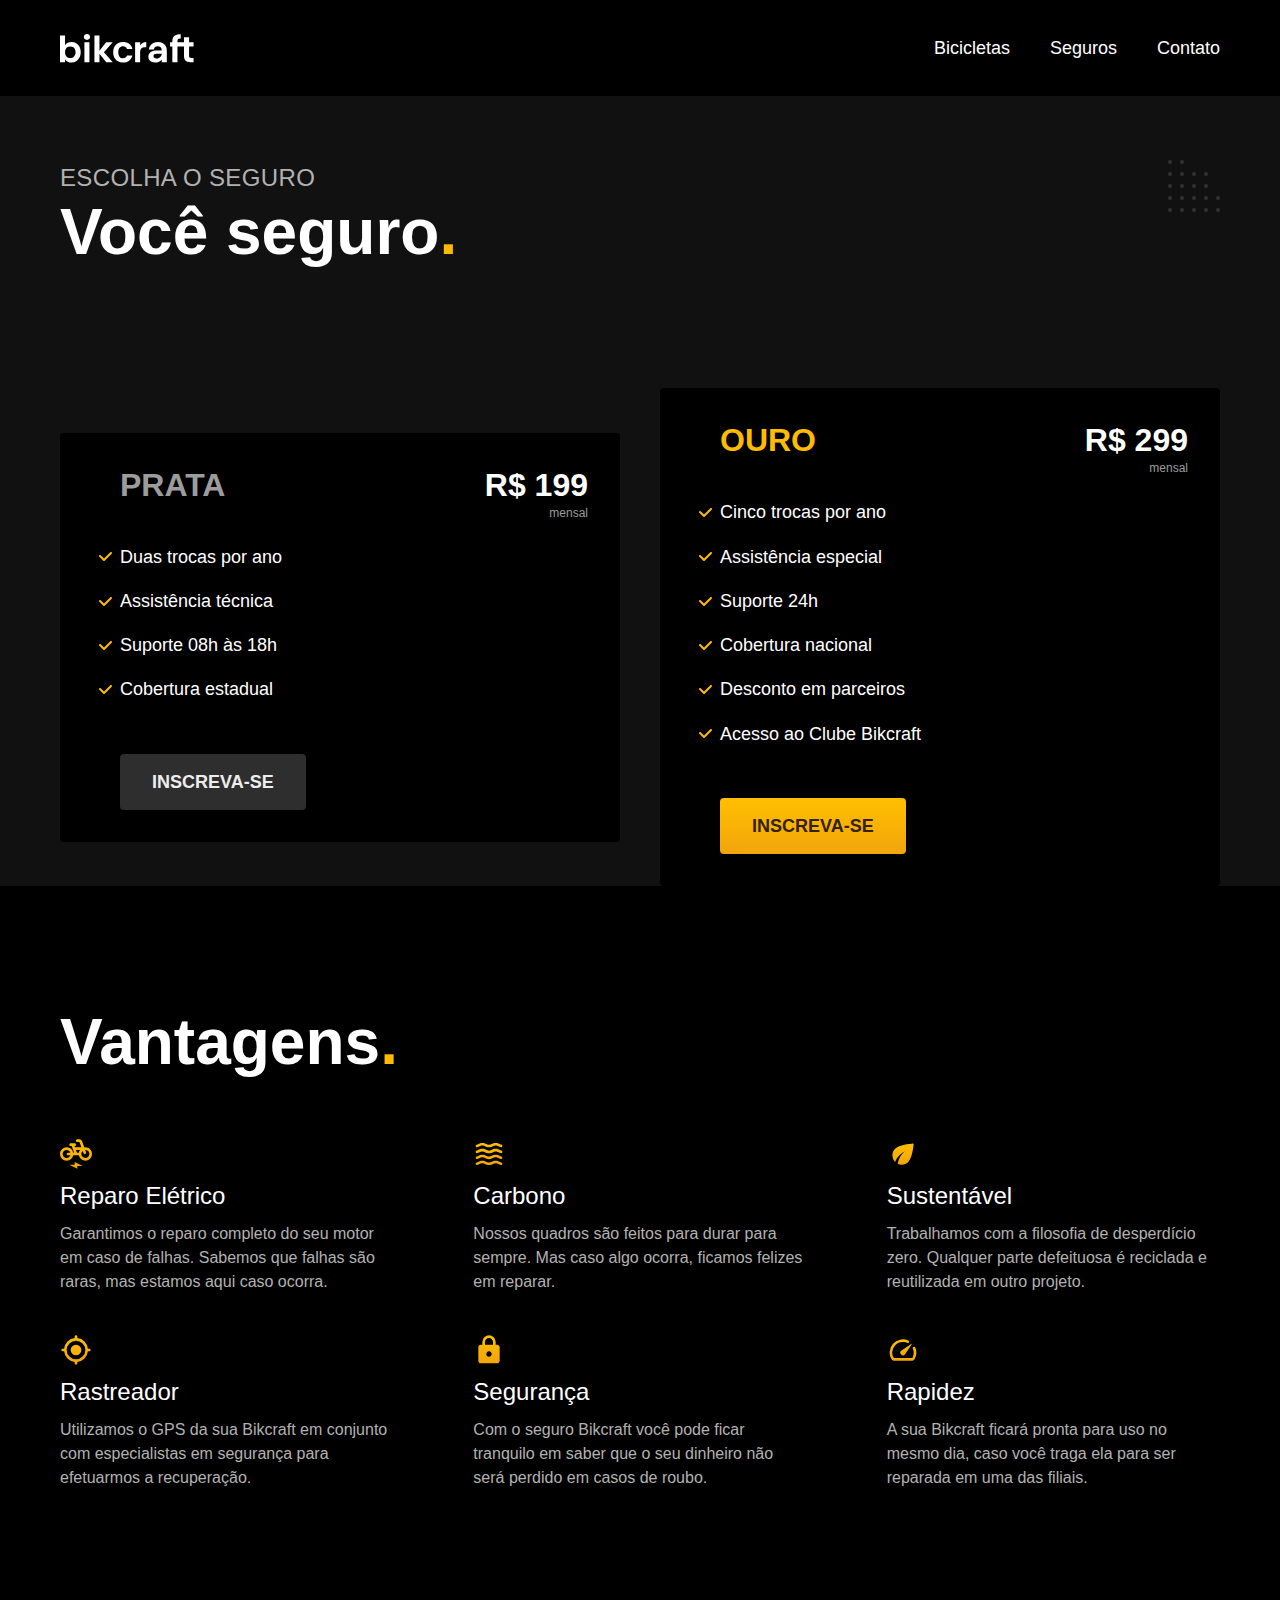
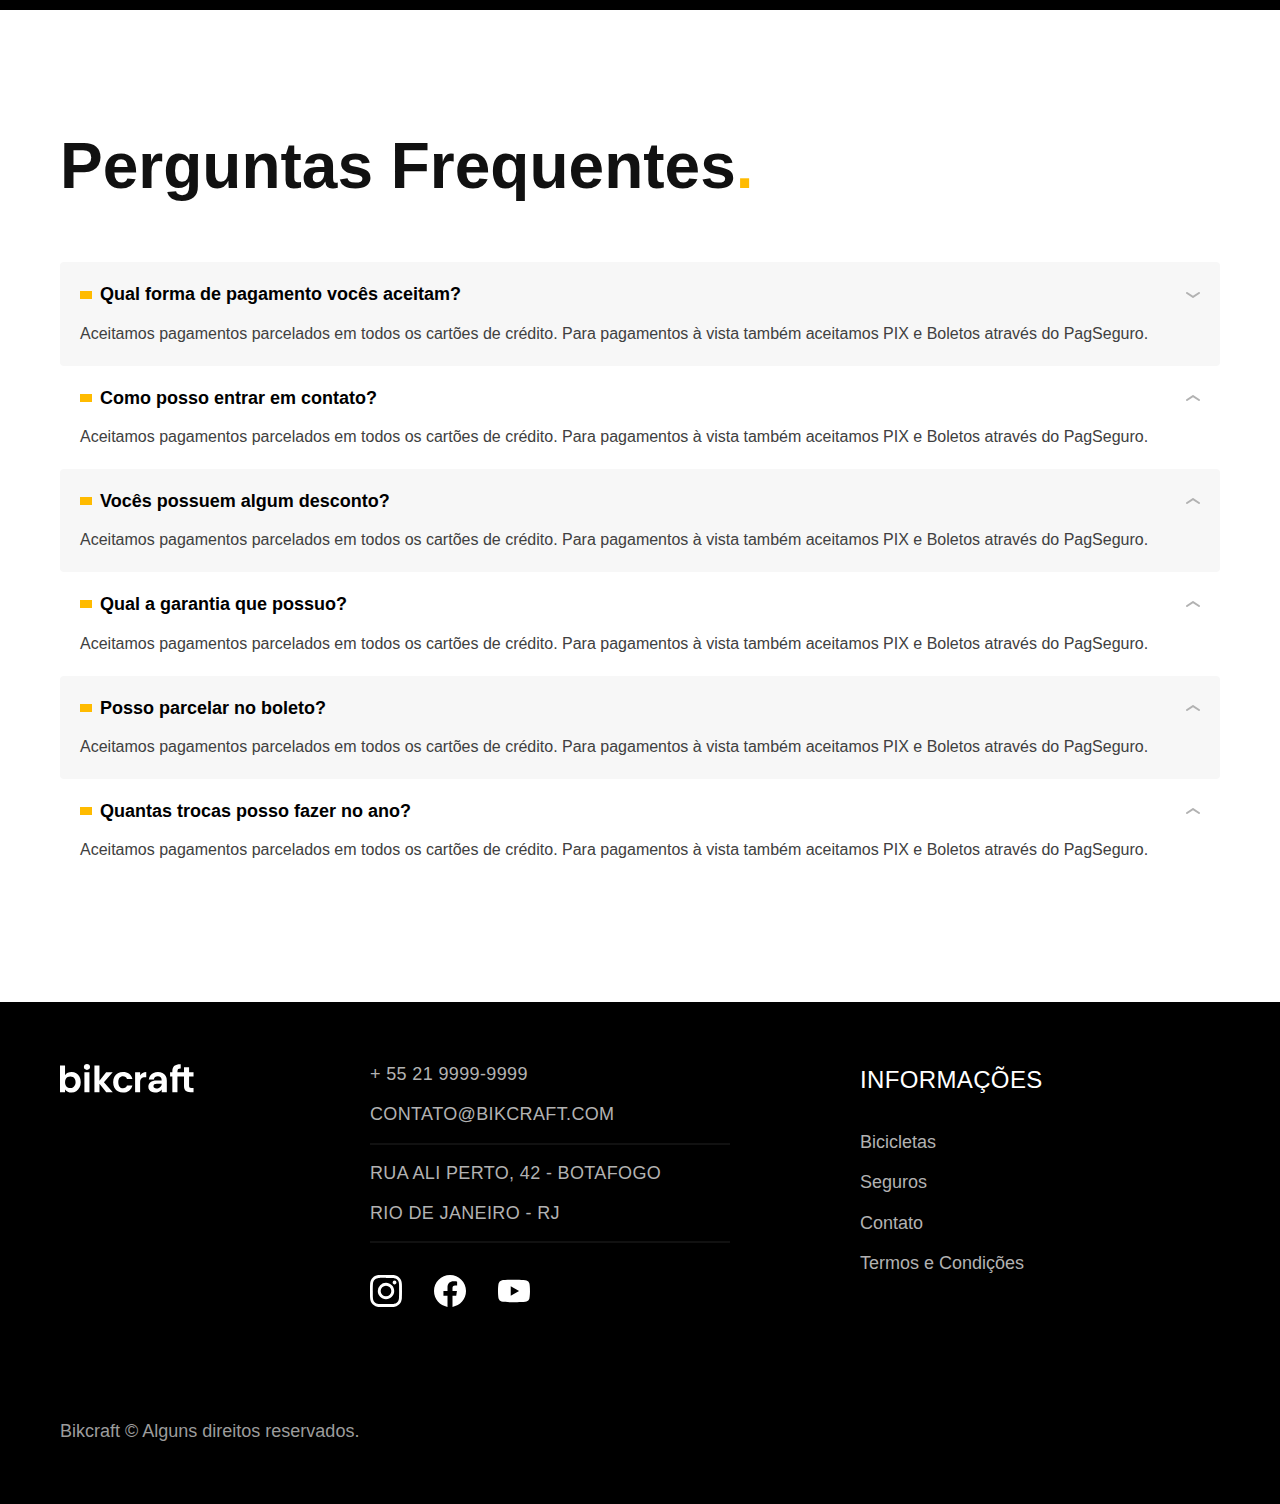
<file: seguros.html>
<!DOCTYPE html>
<html lang="pt-br">
<head>
    <meta charset="UTF-8">
    <meta name="viewport" content="width=device-width, initial-scale=1.0">
    <meta name="description" content="Seguros.">
    <title>Seguros | Bikcraft</title>
    <link rel="preload" href="./css/style.css" as="style">
    <link rel="icon" href="./favicon.svg" type="image/svg+xml">
    <link rel="stylesheet" href="./css/style.css"> <script>
        document.documentElement.classList.add('js');
    </script>
</head>
<body id="seguros">
    <header class="header-bg">
        <div class="header container">
            <a href="./"><img src="./img/bikcraft.svg" width="136" height="32" alt="Bikcraft"></a>
            <nav aria-label="primaria"> 
            <ul class="header-menu font-1-m cor-00">
                <li><a href="./bicicletas.html">Bicicletas</a></li>
                <li><a href="./seguros.html">Seguros</a></li>
                <li><a href="./contato.html">Contato</a></li>
            </ul>
        </nav>
        </div>
    </header>

    <main class="seguros-bg">
        <div class="titulo-bg">
            <div class="titulo container">
                <p class="font-2-lb cor-05">Escolha o seguro</p>
                <h1 class="font-1-xxl cor-00">Você seguro<span class="cor-p1">.</span></h1>
            </div>
        </div>

        <div class="seguros container">
            <div class="seguros-item" data-anime="200">
                <h3 class="font-1-xl cor-06">PRATA</h3>
                <span class="font-1-xl cor-00">R$ 199 <span class="font-1-xs cor-06">mensal</span></span>
                <ul class="font-2-m cor-00">
                    <li>Duas trocas por ano</li>
                    <li>Assistência técnica</li>
                    <li>Suporte 08h às 18h</li>
                    <li>Cobertura estadual</li>
                </ul>
                <a class="botao secundario" href="./orcamento.html?tipo=seguro&produto=prata">Inscreva-se</a>
            </div>

            <div class="seguros-item" data-anime="400">
                <h3 class="font-1-xl cor-p1">OURO</h3>
                <span class="font-1-xl cor-00">R$ 299 <span class="font-1-xs cor-06">mensal</span></span>
                <ul class="font-2-m cor-00">
                    <li>Cinco trocas por ano</li>
                    <li>Assistência especial</li>
                    <li>Suporte 24h</li>
                    <li>Cobertura nacional</li>
                    <li>Desconto em parceiros</li>
                    <li>Acesso ao Clube Bikcraft</li>
                </ul>
                <a class="botao" href="./orcamento.html?tipo=seguro&produto=ouro">Inscreva-se</a>
            </div>
        </div>
    </main>

    <article class="vantagens-bg">
        <div class="vantagens container">
            <h2 class="font-1-xxl cor-00">Vantagens<span class="cor-p1">.</span></h2>
            <ul>
                <li>
                    <img src="./img/icones/eletrica.svg" width="32" height="32" alt="">
                    <h3 class="font-1-l cor-00">Reparo Elétrico</h3>
                    <p class="font-2-s cor-05">
                        Garantimos o reparo completo do seu motor em caso de falhas. Sabemos que falhas são raras, mas estamos aqui caso ocorra.
                    </p>
                </li>
                <li>
                    <img src="./img/icones/carbono.svg" width="32" height="32" alt="">
                    <h3 class="font-1-l cor-00">Carbono</h3>
                    <p class="font-2-s cor-05">
                        Nossos quadros são feitos para durar para sempre. Mas caso algo ocorra, ficamos felizes em reparar.
                    </p>
                </li>
                <li>
                    <img src="./img/icones/sustentavel.svg" width="32" height="32" alt="">
                    <h3 class="font-1-l cor-00">Sustentável</h3>
                    <p class="font-2-s cor-05">
                       Trabalhamos com a filosofia de desperdício zero. Qualquer parte defeituosa é reciclada e reutilizada em outro projeto.
                    </p>
                </li>
                <li>
                    <img src="./img/icones/rastreador.svg" width="32" height="32" alt="">
                    <h3 class="font-1-l cor-00">Rastreador</h3>
                    <p class="font-2-s cor-05">
                        Utilizamos o GPS da sua Bikcraft em conjunto com especialistas em segurança para efetuarmos a recuperação.
                    </p>
                </li>
                <li>
                    <img src="./img/icones/seguro.svg" width="32" height="32" alt="">
                    <h3 class="font-1-l cor-00">Segurança</h3>
                    <p class="font-2-s cor-05">
                        Com o seguro Bikcraft você pode ficar tranquilo em saber que o seu dinheiro não será perdido em casos de roubo.
                    </p>
                </li>
                <li>
                    <img src="./img/icones/velocidade.svg" width="32" height="32" alt="">
                    <h3 class="font-1-l cor-00">Rapidez</h3>
                    <p class="font-2-s cor-05">
                        A sua Bikcraft ficará pronta para uso no mesmo dia, caso você traga ela para ser reparada em uma das filiais.
                    </p>
                </li>
            </ul>
        </div>
    </article>

    <article>
        <div class="perguntas container">
            <h2 class="font-1-xxl">Perguntas Frequentes<span class="cor-p1">.</span></h2>
            
            <dl>
                <div>
                    <dt><button class="font-1-mb" aria-controls="pergunta1" aria-expanded="true">Qual forma de pagamento vocês aceitam?</button></dt>
                    <dd id="pergunta1" class="font-2-s cor-09 ativa">Aceitamos pagamentos parcelados em todos os cartões de crédito. Para pagamentos à vista também aceitamos PIX e Boletos através do PagSeguro.</dd>
                </div>
                <div>
                    <dt><button class="font-1-mb" aria-controls="pergunta2" aria-expanded="false">Como posso entrar em contato?</button></dt>
                    <dd id="pergunta2" class="font-2-s cor-09 ativa">Aceitamos pagamentos parcelados em todos os cartões de crédito. Para pagamentos à vista também aceitamos PIX e Boletos através do PagSeguro.</dd>
                </div>
                <div>
                    <dt><button class="font-1-mb" aria-controls="pergunta3" aria-expanded="false">Vocês possuem algum desconto?</button></dt>
                    <dd id="pergunta3" class="font-2-s cor-09 ativa">Aceitamos pagamentos parcelados em todos os cartões de crédito. Para pagamentos à vista também aceitamos PIX e Boletos através do PagSeguro.</dd>
                </div>
                <div>
                    <dt><button class="font-1-mb" aria-controls="pergunta4" aria-expanded="false">Qual a garantia que possuo?</button></dt>
                    <dd id="pergunta4" class="font-2-s cor-09 ativa">Aceitamos pagamentos parcelados em todos os cartões de crédito. Para pagamentos à vista também aceitamos PIX e Boletos através do PagSeguro.</dd>
                </div>
                <div>
                    <dt><button class="font-1-mb" aria-controls="pergunta5" aria-expanded="false">Posso parcelar no boleto?</button></dt>
                    <dd id="pergunta5" class="font-2-s cor-09 ativa">Aceitamos pagamentos parcelados em todos os cartões de crédito. Para pagamentos à vista também aceitamos PIX e Boletos através do PagSeguro.</dd>
                </div>
                <div>
                    <dt><button class="font-1-mb" aria-controls="pergunta6" aria-expanded="false">Quantas trocas posso fazer no ano?</button></dt>
                    <dd id="pergunta6" class="font-2-s cor-09 ativa">Aceitamos pagamentos parcelados em todos os cartões de crédito. Para pagamentos à vista também aceitamos PIX e Boletos através do PagSeguro.</dd>
                </div>
            </dl>
        </div>
    </article>

    <footer class="footer-bg">
        <div class="footer container">
            <img src="./img/bikcraft.svg" width="136" height="32" alt="Bikcraft">
            <div class="footer-contato">
                <h3 class="font-2-lb cor-00"</h3>
                <ul class="font-2-m cor-05">
                    <li><a href="tel: +552199999999">+ 55 21 9999-9999</a></li>
                    <li><a href="mailto">contato@bikcraft.com</a></li>
                    <li>Rua Ali Perto, 42 - Botafogo</li>
                    <li>Rio de Janeiro - RJ</li>
                </ul>
                <div class="footer-redes">
                    <a href="./">
                        <img src="./img/redes/instagram.svg" width="32" height="32" alt="Instagram">
                    </a>
                    <a href="./">
                        <img src="./img/redes/facebook.svg" width="32" height="32" alt="Facebook">
                    </a>
                    <a href="./">
                        <img src="./img/redes/youtube.svg" width="32" height="32" alt="Youtube">
                    </a>
                </div>
            </div>
            <div class="footer-informacoes">
                <h3 class="font-2-lb cor-00">Informações</h3>
                <nav>
                    <ul class="font-1-m cor-05">
                        <li><a href="./bicicletas.html">Bicicletas</a></li>
                        <li><a href="./seguros.html">Seguros</a></li>
                        <li><a href="./contato.html">Contato</a></li>
                        <li><a href="./termos.html">Termos e Condições</a></li>
                    </ul>
                </nav>
            </div>
            <p class="footer-copy font-2-m cor-06">
                Bikcraft © Alguns direitos reservados.
            </p>
        </div>
    </footer>

    <script src="./js/plugins/simple-anime.js"></script>
    <script src="./js/script.js"></script>
</body>
</html>
</file>
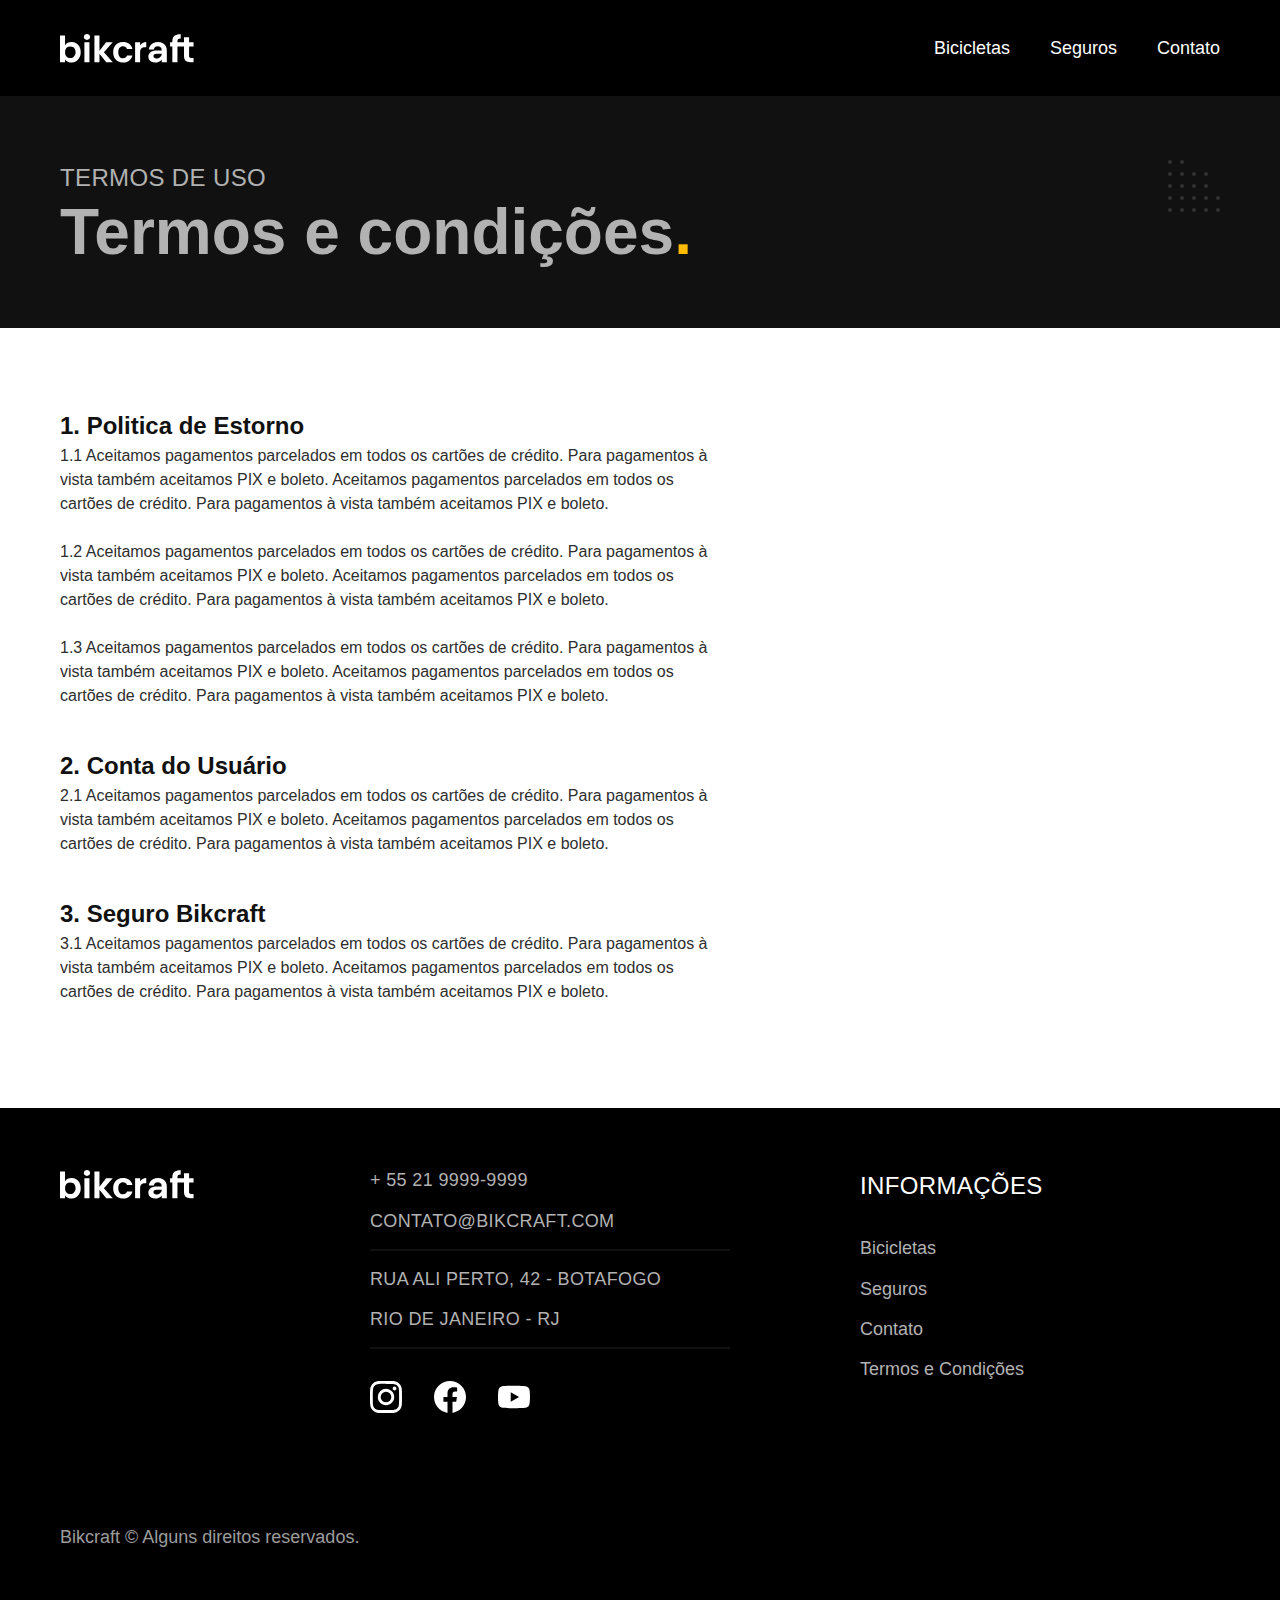
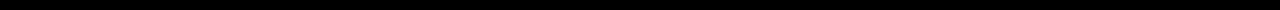
<file: termos.html>
<!DOCTYPE html>
<html lang="pt-br">
<head>
    <meta charset="UTF-8">
    <meta name="viewport" content="width=device-width, initial-scale=1.0">
    <meta name="description" content="Termos e condições.">
    <title>Termos e Condições | Bikcraft</title>
    <link rel="preload" href="./css/style.css" as="style">
    <link rel="icon" href="./favicon.svg" type="image/svg+xml">
    <link rel="stylesheet" href="./css/style.css"> <script>
        document.documentElement.classList.add('js');
    </script>
</head>
<body id="termos">
    <header class="header-bg">
        <div class="header container">
            <a href="./"><img src="./img/bikcraft.svg" width="136" height="32" alt="Bikcraft"></a>
            <nav aria-label="primaria"> 
            <ul class="header-menu font-1-m cor-00">
                <li><a href="./bicicletas.html">Bicicletas</a></li>
                <li><a href="./seguros.html">Seguros</a></li>
                <li><a href="./contato.html">Contato</a></li>
            </ul>
        </nav>
        </div>
    </header>

    <main>
        <div class="titulo-bg">
            <div class="titulo container">
                <p class="font-2-lb cor-05">Termos de uso</p>
                <h1 class="font-1-xxl cor-05">
                    Termos e condições<span class="cor-p1">.</span>
                </h1>
            </div>
        </div>

        <div class="termos font-2-s cor-10 container">
            <h2 class="font-1-l cor-11">1. Politica de Estorno</h2>
            <p>
                1.1 Aceitamos pagamentos parcelados em todos os cartões de crédito. Para pagamentos à vista também aceitamos PIX e boleto. Aceitamos pagamentos parcelados em todos os cartões de crédito. Para pagamentos à vista também aceitamos PIX e boleto.
            </p>
            <p>
                1.2 Aceitamos pagamentos parcelados em todos os cartões de crédito. Para pagamentos à vista também aceitamos PIX e boleto. Aceitamos pagamentos parcelados em todos os cartões de crédito. Para pagamentos à vista também aceitamos PIX e boleto.
            </p>
            <p>
                1.3 Aceitamos pagamentos parcelados em todos os cartões de crédito. Para pagamentos à vista também aceitamos PIX e boleto. Aceitamos pagamentos parcelados em todos os cartões de crédito. Para pagamentos à vista também aceitamos PIX e boleto.
            </p>
            <h2 class="font-1-l cor-11">2. Conta do Usuário</h2>
            <p>
                2.1 Aceitamos pagamentos parcelados em todos os cartões de crédito. Para pagamentos à vista também aceitamos PIX e boleto. Aceitamos pagamentos parcelados em todos os cartões de crédito. Para pagamentos à vista também aceitamos PIX e boleto.
            </p>
            <h2 class="font-1-l cor-11">3. Seguro Bikcraft</h2>
            <p>
                3.1 Aceitamos pagamentos parcelados em todos os cartões de crédito. Para pagamentos à vista também aceitamos PIX e boleto. Aceitamos pagamentos parcelados em todos os cartões de crédito. Para pagamentos à vista também aceitamos PIX e boleto.
            </p>
        </div>
    </main>

    <footer class="footer-bg">
        <div class="footer container">
            <img src="./img/bikcraft.svg" width="136" height="32" alt="Bikcraft">
            <div class="footer-contato">
                <h3 class="font-2-lb cor-00"</h3>
                <ul class="font-2-m cor-05">
                    <li><a href="tel: +552199999999">+ 55 21 9999-9999</a></li>
                    <li><a href="mailto">contato@bikcraft.com</a></li>
                    <li>Rua Ali Perto, 42 - Botafogo</li>
                    <li>Rio de Janeiro - RJ</li>
                </ul>
                <div class="footer-redes">
                    <a href="./">
                        <img src="./img/redes/instagram.svg"width="32" height="32" alt="Instagram">
                    </a>
                    <a href="./">
                        <img src="./img/redes/facebook.svg" width="32" height="32" alt="Facebook">
                    </a>
                    <a href="./">
                        <img src="./img/redes/youtube.svg" width="32" height="32" alt="Youtube">
                    </a>
                </div>
            </div>
            <div class="footer-informacoes">
                <h3 class="font-2-lb cor-00">Informações</h3>
                <nav>
                    <ul class="font-1-m cor-05">
                        <li><a href="./bicicletas.html">Bicicletas</a></li>
                        <li><a href="./seguros.html">Seguros</a></li>
                        <li><a href="./contato.html">Contato</a></li>
                        <li><a href="./termos.html">Termos e Condições</a></li>
                    </ul>
                </nav>
            </div>
            <p class="footer-copy font-2-m cor-06">
                Bikcraft © Alguns direitos reservados.
            </p>
        </div>
    </footer>
  <script src="./js/script.js"></script>
</body>
</html>
</file>
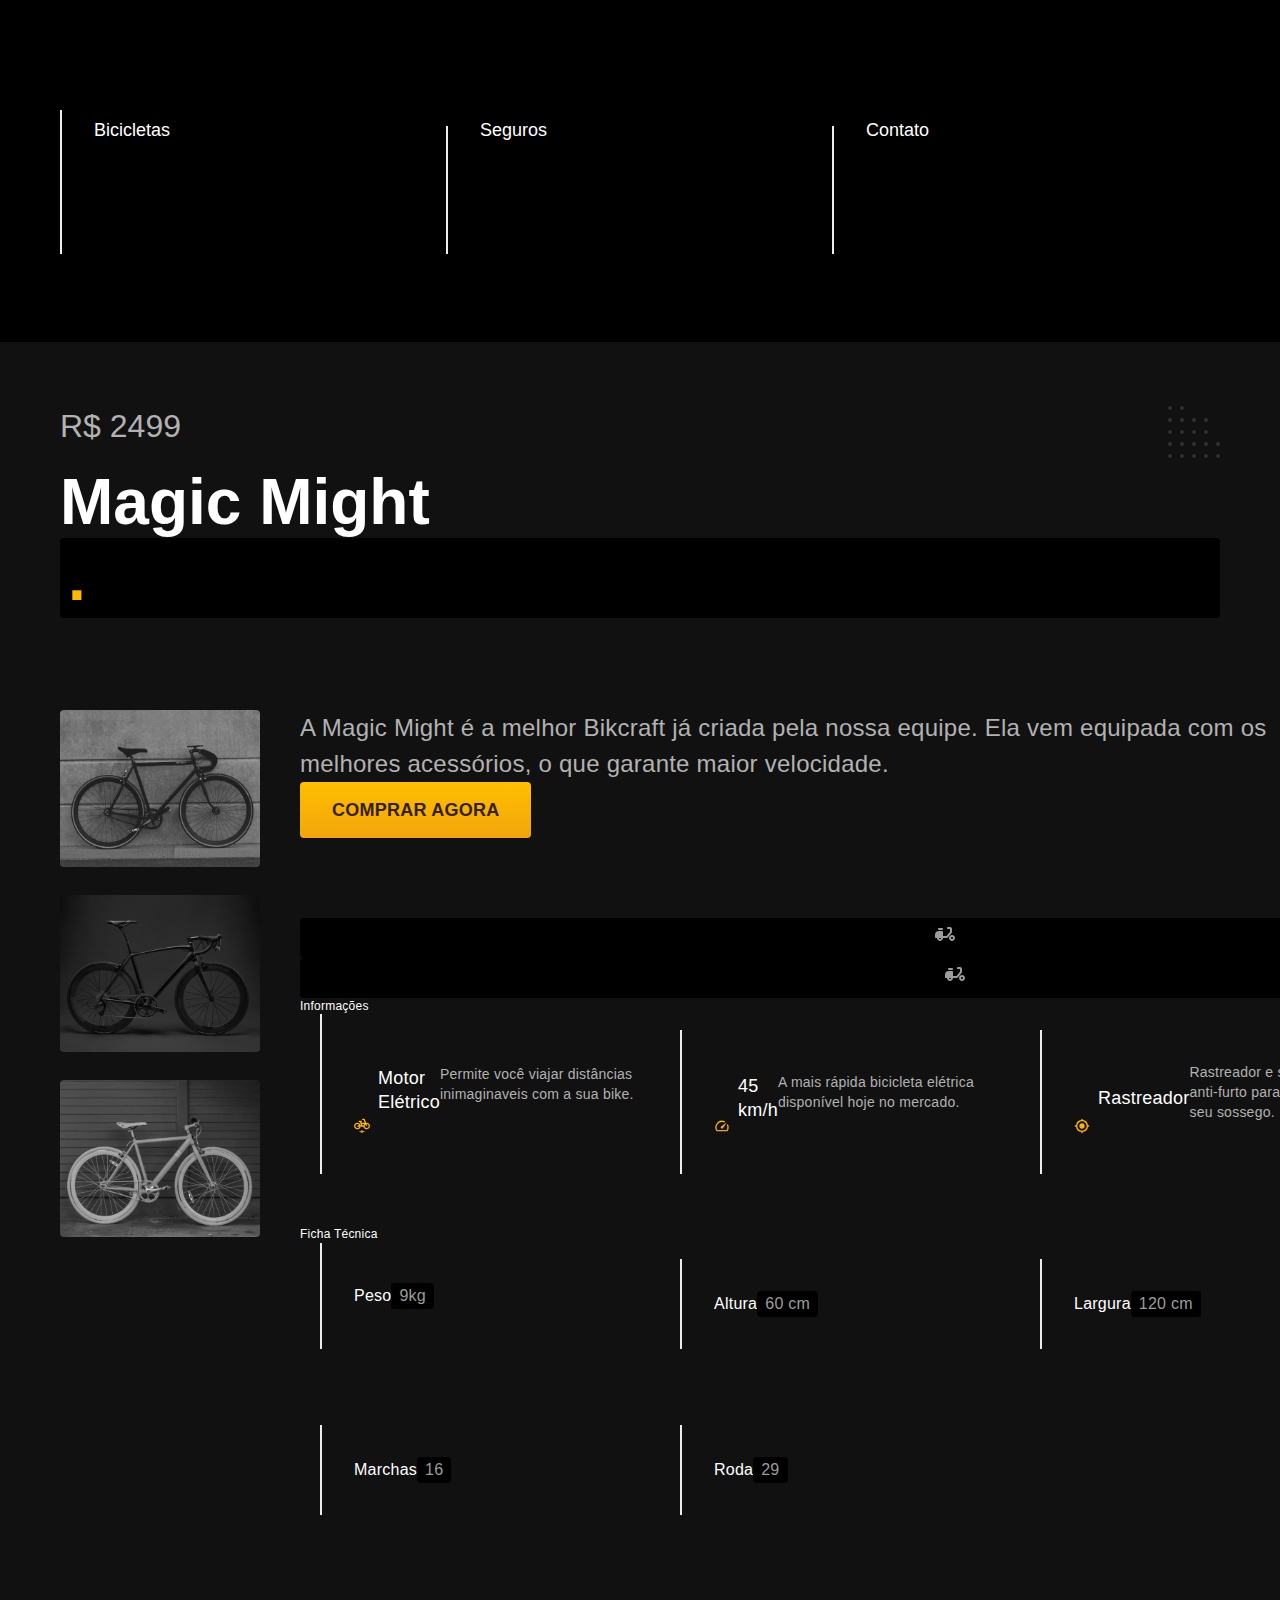
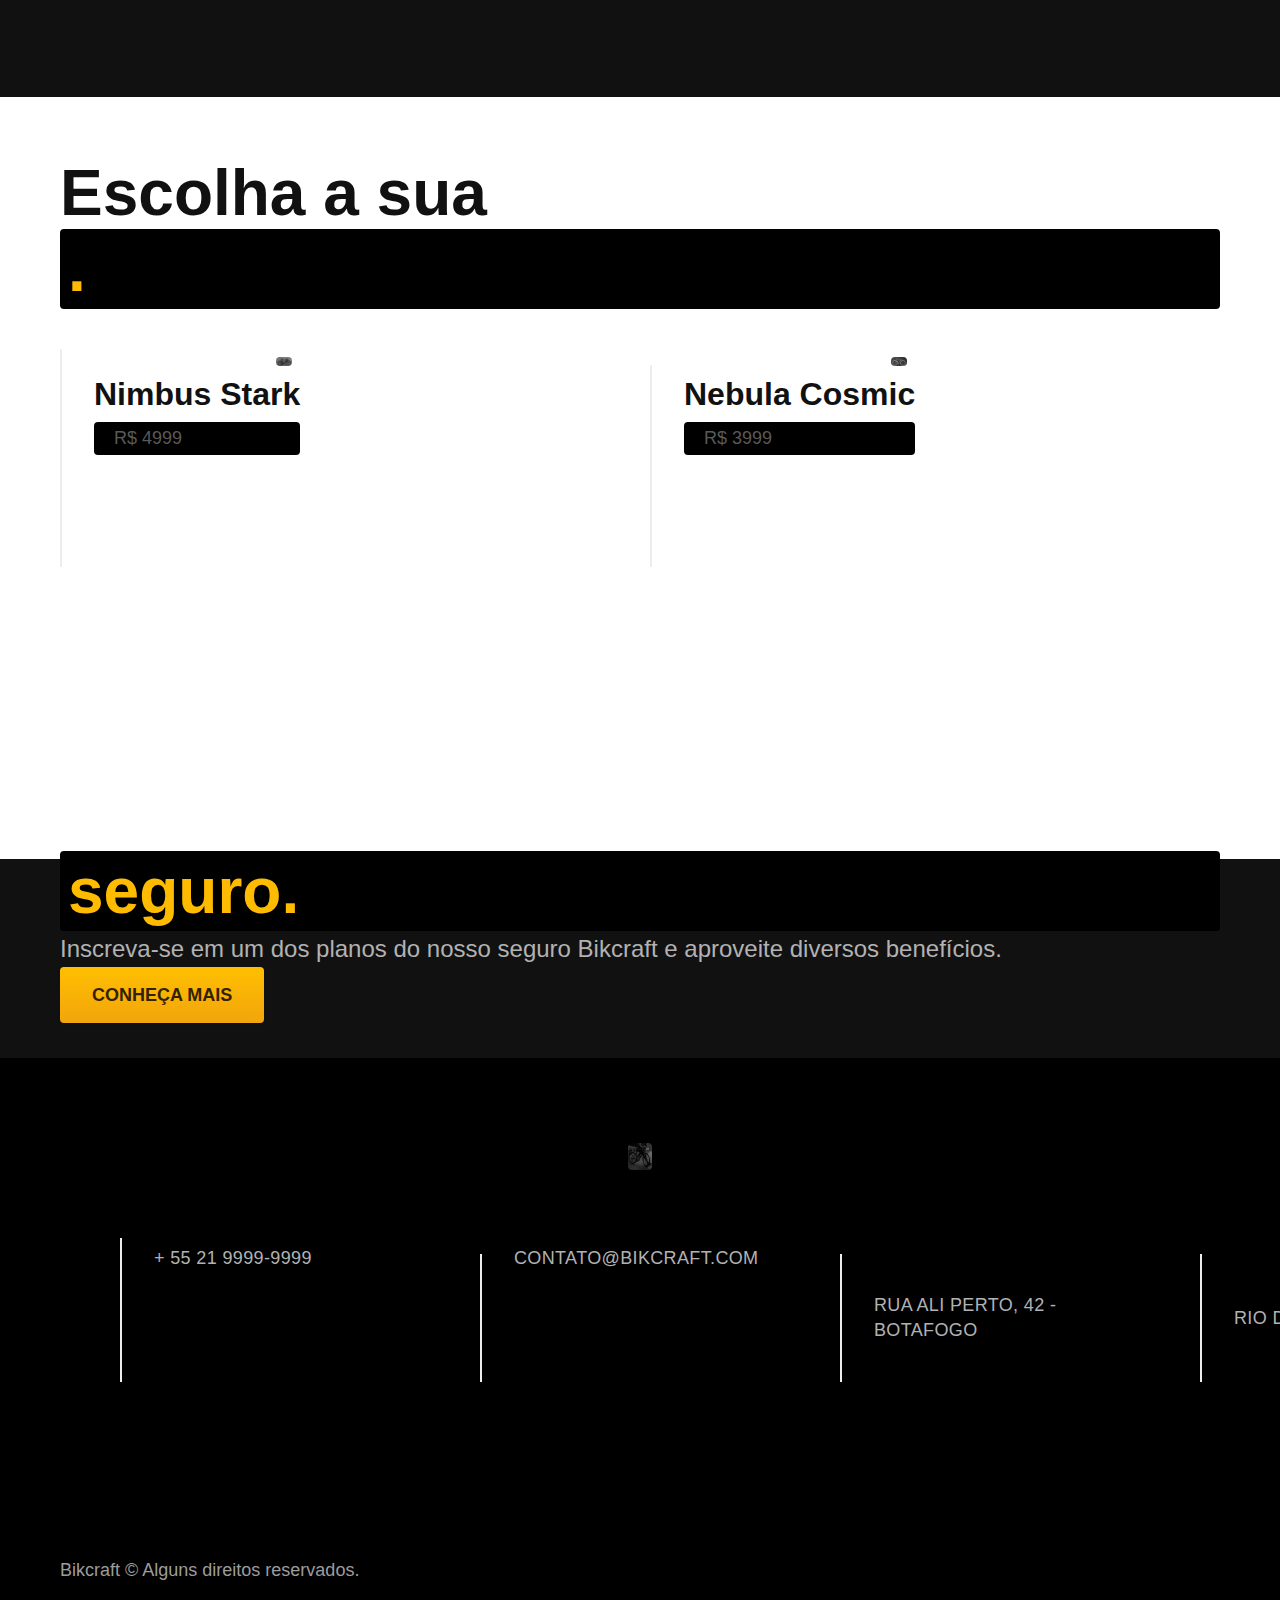
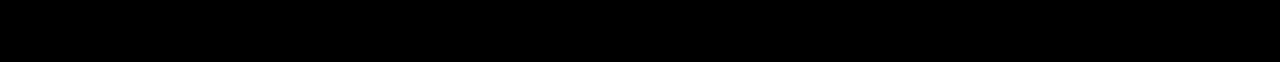
<file: bicicletas/magic.html>
<!DOCTYPE html>
<html lang="pt-br">
<head>
    <meta charset="UTF-8">
    <meta name="viewport" content="width=device-width, initial-scale=1.0">
    <meta name="description" content="Magic.">
    <title>Magic| Bikcraft</title>
    <link rel="stylesheet" href="../css/style.min.css">
 <script>
        document.documentElement.classList.add('js');
    </script>
</head>
<body id="bicicleta">
    <header class="header-bg">
        <div class="header container">
            <a href="../"><img src="../img/bikcraft.svg" alt="Bikcraft"></a>
            <nav aria-label="primaria"> 
            <ul class="header-menu font-1-m cor-00">
                <li><a href="../bicicletas.html">Bicicletas</a></li>
                <li><a href="../seguros.html">Seguros</a></li>
                <li><a href="../contato.html">Contato</a></li>
            </ul>
        </nav>
        </div>
    </header>

    <main class="titulo-bg">
        <div>
            <div class="titulo container">
                <p class="font-2-xl cor-05">R$ 2499</p>
                <h1 class="font-1-xxl cor-00">Magic Might<span class="cor-p1">.</span></h1>
            </div>
        </div>
        <div class="bicicleta container">
            <div class="bicicleta-imagens">
                <img src="../img/bicicleta/nimbus2.jpg" alt="Bicicleta 1">
                <img src="../img/bicicleta/nimbus1.jpg" alt="Bicicleta 2">
                <img src="../img/bicicleta/nimbus3.jpg" alt="Bicicleta 3">
            </div>
            <div class="bicicleta-conteudo">
                <p class="font-2-l cor-05">
                    A Magic Might é a melhor Bikcraft já criada pela nossa equipe. Ela vem equipada com os melhores acessórios, o que garante maior velocidade.
                </p>
                <div class="bicicleta-comprar">
                    <a class="botao" href="../orcamento.html?tipo=bikcraft&produto=magic">Comprar Agora</a>
                    <span class="font-1-xs cor-06"><img src="../img/icones/entrega.svg" alt="">Entrega em 5 dias</span>
                    <span class="font-1-xs cor-06"><img src="../img/icones/entrega.svg" alt="">18 em estoque</span>
                </div>
                <h2 class="font-1-xs cor-00">Informações</h2>
                <ul class="bicicleta-informacoes">
                    <li>
                        <img src="../img/icones/eletrica.svg" alt="">
                        <h3 class="font-1-m cor-00">Motor Elétrico</h3>
                        <p class="font-2-xs cor-05">
                            Permite você viajar distâncias inimaginaveis com a sua bike.
                        </p>
                    </li>
                    <li>
                        <img src="../img/icones/velocidade.svg" alt="">
                        <h3 class="font-1-m cor-00">45 km/h</h3>
                        <p class="font-2-xs cor-05">
                            A mais rápida bicicleta elétrica disponível hoje no mercado.
                        </p>
                    </li>
                    <li>
                        <img src="../img/icones/rastreador.svg" alt="">
                        <h3 class="font-1-m cor-00">Rastreador</h3>
                        <p class="font-2-xs cor-05">
                            Rastreador e sistema anti-furto para garantir o seu sossego.
                        </p>
                    </li>
                    <li>
                        <img src="../img/icones/carbono.svg" alt="">
                        <h3 class="font-1-m cor-00">Fibra de Carbono</h3>
                        <p class="font-2-xs cor-05">
                            Maior proteção possível para a sua Bikcraft com fibra de carbono.
                        </p>
                    </li>
                </ul>
                <h2 class="font-1-xs cor-00">Ficha Técnica</h2>
                <ul class="bicicleta-ficha cor-00">
                    <li>Peso <span>9kg</span></li>
                    <li>Altura <span>60 cm</span></li>
                    <li>Largura <span>120 cm</span></li>
                    <li>Profundidade <span>10 cm</span></li>
                    <li>Marchas <span>16</span></li>
                    <li>Roda <span>29</span></li>
                </ul>
            </div>
        </div>
        
    </main>

    <article class="bicicletas-listas container">
        <h2 class="font-1-xxl">Escolha a sua<span class="cor-p1">.</span></h2>
        <ul class="bicicletas-itens">
            <li>
                <a href="./magic.html">
                    <img src="../img/bicicletas/magic.jpg" alt="Bicicleta Preta">
                    <h3 class="font-1-xl">Nimbus Stark</h3>
                    <span class="font-2-m cor-08">R$ 4999</span>
                </a>
            </li>
            <li>
                <a href="./nebula.html">
                    <img src="../img/bicicletas/nebula.jpg" alt="Bicicleta Preta">
                    <h3 class="font-1-xl">Nebula Cosmic</h3>
                    <span class="font-2-m cor-08">R$ 3999</span>
                </a>
            </li>
        </ul>
    </article>

    <article class="seguro-bg">
        <div class="seguro  container">
            <div class="seguro-imagem">
                <img src="../img/fotos/seguros.jpg" alt="Pessoa parada em cima de uma bicicleta">
            </div>
            <div class="seguro-conteudo">
                <h2 class="font-1-xxl cor-00">Pedale mais tranquilo com o nosso <span class="cor-p1">seguro.</span></h2>
                <p class="font-2-l cor-05">
                    Inscreva-se em um dos planos do nosso seguro Bikcraft e aproveite diversos benefícios.
                </p>
                <a class="botao" href="../seguros.html">Conheça Mais</a>
            </div>
        </div>
    </article>

    <footer class="footer-bg">
        <div class="footer container">
            <img src="../img/bikcraft.svg" alt="Bikcraft">
            <div class="footer-contato">
                <h3 class="font-2-lb cor-00"</h3>
                <ul class="font-2-m cor-05">
                    <li><a href="tel: +552199999999">+ 55 21 9999-9999</a></li>
                    <li><a href="mailto">contato@bikcraft.com</a></li>
                    <li>Rua Ali Perto, 42 - Botafogo</li>
                    <li>Rio de Janeiro - RJ</li>
                </ul>
                <div class="footer-redes">
                    <a href="../">
                        <img src="../img/redes/instagram.svg" alt="Instagram">
                    </a>
                    <a href="../">
                        <img src="../img/redes/facebook.svg" alt="Facebook">
                    </a>
                    <a href="../">
                        <img src="../img/redes/youtube.svg" alt="Youtube">
                    </a>
                </div>
            </div>
            <div class="footer-informacoes">
                <h3 class="font-2-lb cor-00">Informações</h3>
                <nav>
                    <ul class="font-1-m cor-05">
                        <li><a href="../bicicletas.html">Bicicletas</a></li>
                        <li><a href="../seguros.html">Seguros</a></li>
                        <li><a href="../contato.html">Contato</a></li>
                        <li><a href="../termos.html">Termos e Condições</a></li>
                    </ul>
                </nav>
            </div>
            <p class="footer-copy font-2-m cor-06">
                Bikcraft © Alguns direitos reservados.
            </p>
        </div>
    </footer>
  <script src="../js/script.js"></script>
</body>
</html>
</file>
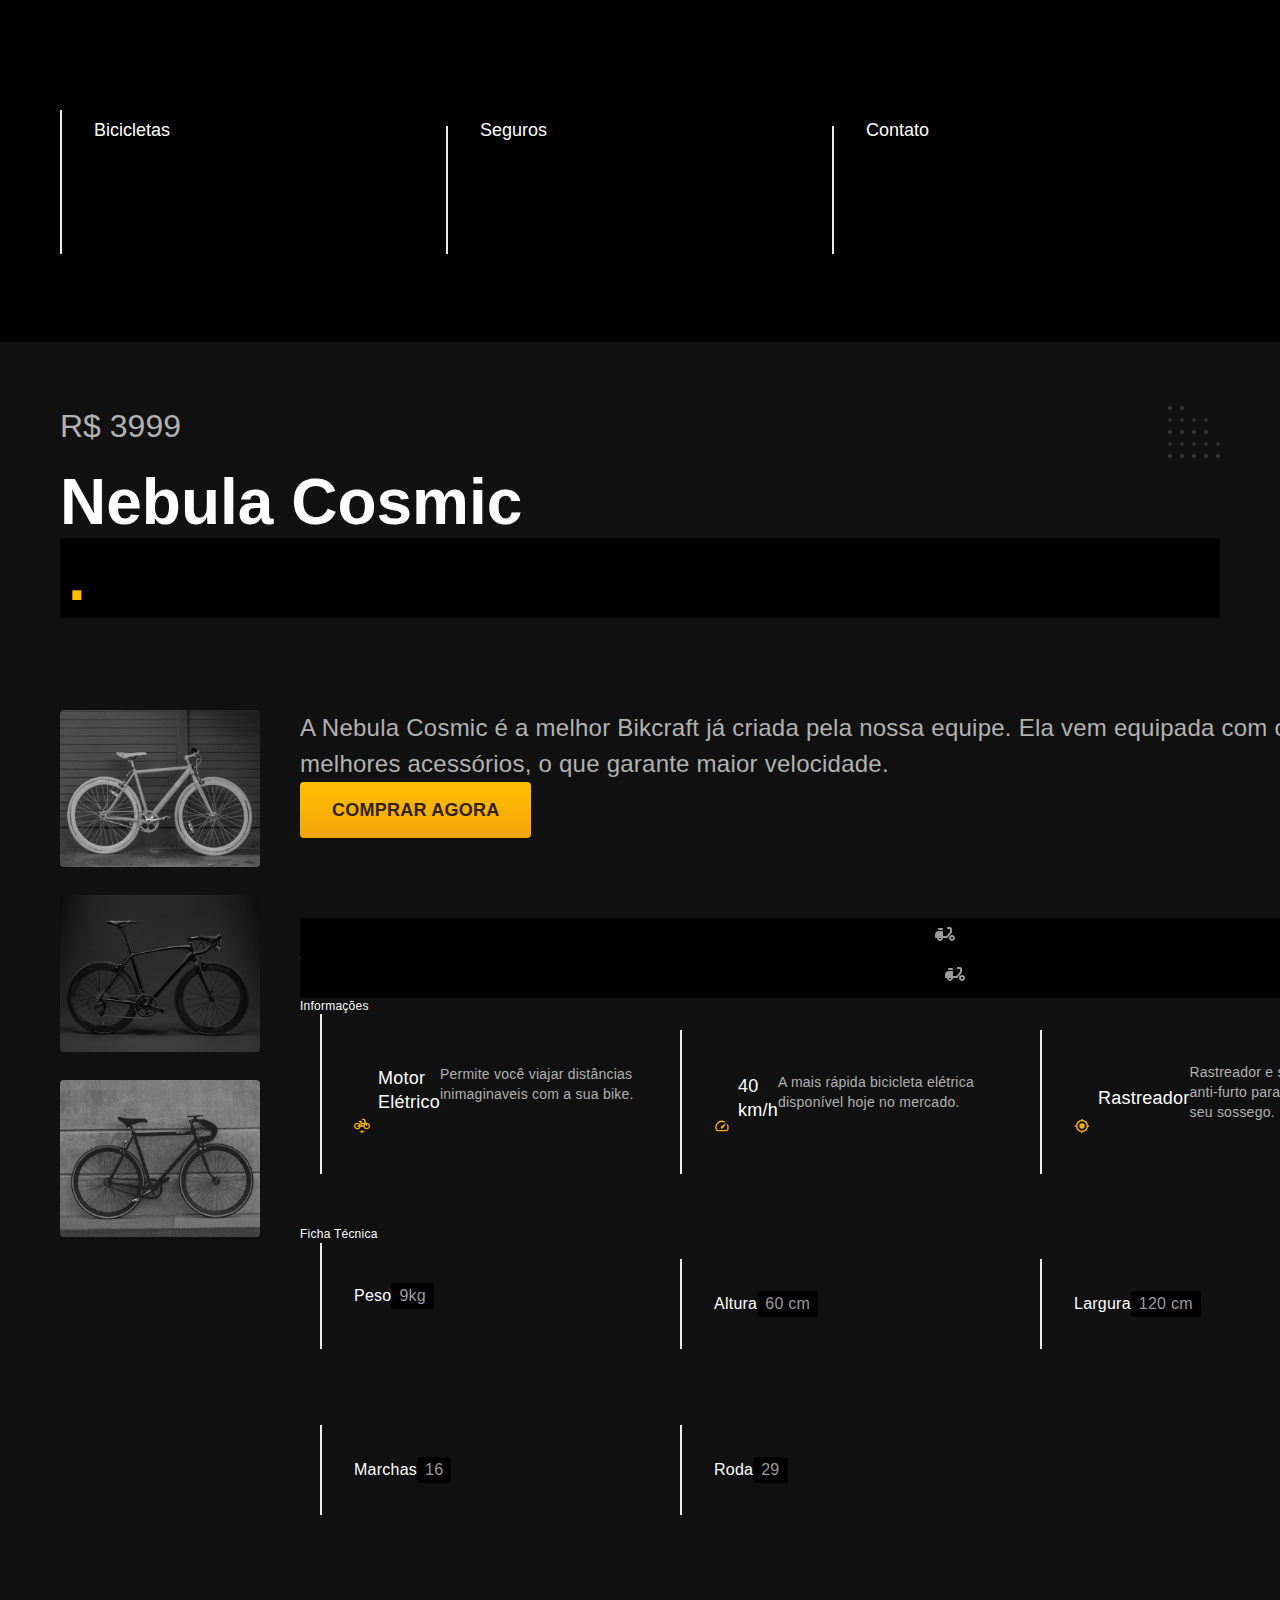
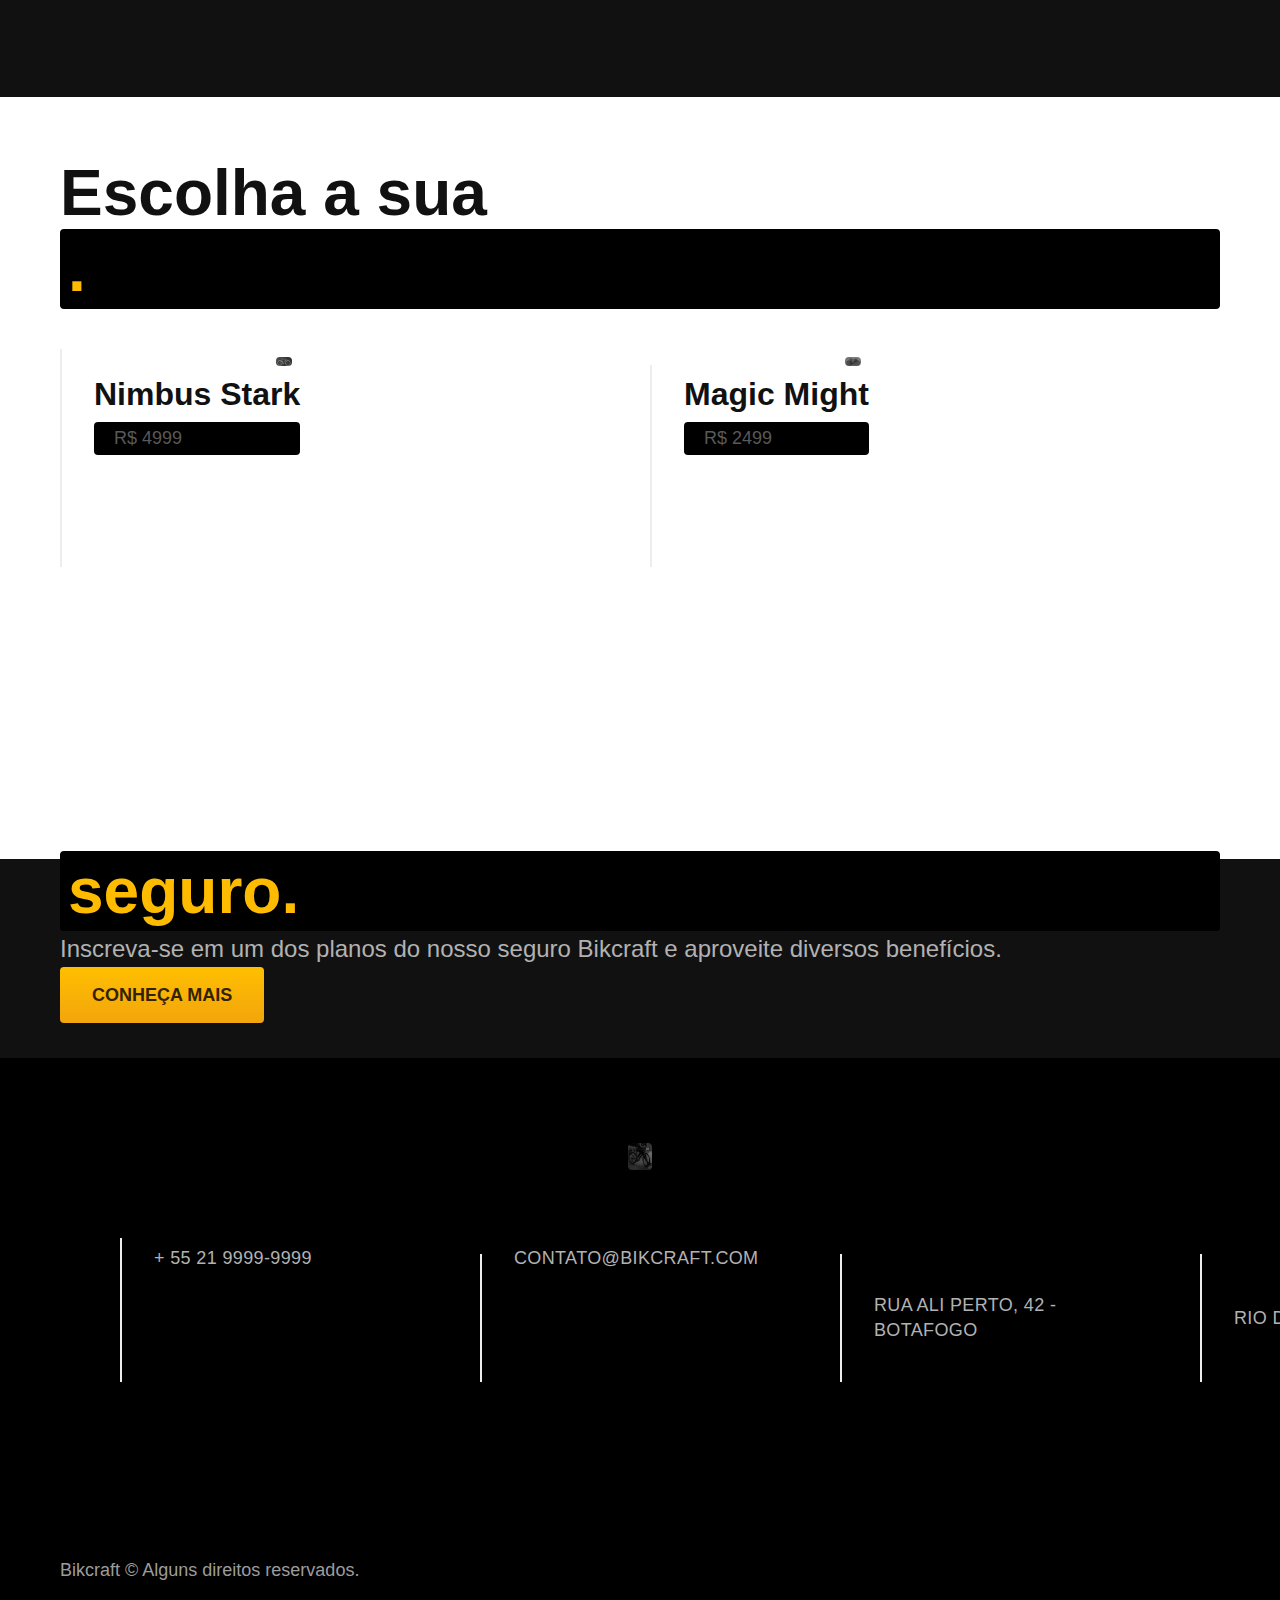
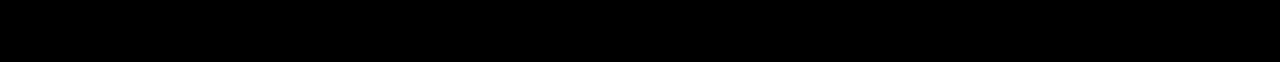
<file: bicicletas/nebula.html>
<!DOCTYPE html>
<html lang="pt-br">
<head>
    <meta charset="UTF-8">
    <meta name="viewport" content="width=device-width, initial-scale=1.0">
    <meta name="description" content="Nebula.">
    <title>Nebula | Bikcraft</title>
    <link rel="stylesheet" href="../css/style.min.css">
 <script>
        document.documentElement.classList.add('js');
    </script>
</head>
<body id="bicicleta">
    <header class="header-bg">
        <div class="header container">
            <a href="../"><img src="../img/bikcraft.svg" alt="Bikcraft"></a>
            <nav aria-label="primaria"> 
            <ul class="header-menu font-1-m cor-00">
                <li><a href="../bicicletas.html">Bicicletas</a></li>
                <li><a href="../seguros.html">Seguros</a></li>
                <li><a href="../contato.html">Contato</a></li>
            </ul>
        </nav>
        </div>
    </header>

    <main class="titulo-bg">
        <div>
            <div class="titulo container">
                <p class="font-2-xl cor-05">R$ 3999</p>
                <h1 class="font-1-xxl cor-00">Nebula Cosmic<span class="cor-p1">.</span></h1>
            </div>
        </div>
        <div class="bicicleta container">
            <div class="bicicleta-imagens">
                <img src="../img/bicicleta/nimbus3.jpg" alt="Bicicleta 1">
                <img src="../img/bicicleta/nimbus1.jpg" alt="Bicicleta 2">
                <img src="../img/bicicleta/nimbus2.jpg" alt="Bicicleta 3">
            </div>
            <div class="bicicleta-conteudo">
                <p class="font-2-l cor-05">
                    A Nebula Cosmic é a melhor Bikcraft já criada pela nossa equipe. Ela vem equipada com os melhores acessórios, o que garante maior velocidade.
                </p>
                <div class="bicicleta-comprar">
                    <a class="botao" href="../orcamento.html?tipo=bikcraft&produto=nebula">Comprar Agora</a>
                    <span class="font-1-xs cor-06"><img src="../img/icones/entrega.svg" alt="">Entrega em 5 dias</span>
                    <span class="font-1-xs cor-06"><img src="../img/icones/entrega.svg" alt="">18 em estoque</span>
                </div>
                <h2 class="font-1-xs cor-00">Informações</h2>
                <ul class="bicicleta-informacoes">
                    <li>
                        <img src="../img/icones/eletrica.svg" alt="">
                        <h3 class="font-1-m cor-00">Motor Elétrico</h3>
                        <p class="font-2-xs cor-05">
                            Permite você viajar distâncias inimaginaveis com a sua bike.
                        </p>
                    </li>
                    <li>
                        <img src="../img/icones/velocidade.svg" alt="">
                        <h3 class="font-1-m cor-00">40 km/h</h3>
                        <p class="font-2-xs cor-05">
                            A mais rápida bicicleta elétrica disponível hoje no mercado.
                        </p>
                    </li>
                    <li>
                        <img src="../img/icones/rastreador.svg" alt="">
                        <h3 class="font-1-m cor-00">Rastreador</h3>
                        <p class="font-2-xs cor-05">
                            Rastreador e sistema anti-furto para garantir o seu sossego.
                        </p>
                    </li>
                    <li>
                        <img src="../img/icones/carbono.svg" alt="">
                        <h3 class="font-1-m cor-00">Fibra de Carbono</h3>
                        <p class="font-2-xs cor-05">
                            Maior proteção possível para a sua Bikcraft com fibra de carbono.
                        </p>
                    </li>
                </ul>
                <h2 class="font-1-xs cor-00">Ficha Técnica</h2>
                <ul class="bicicleta-ficha cor-00">
                    <li>Peso <span>9kg</span></li>
                    <li>Altura <span>60 cm</span></li>
                    <li>Largura <span>120 cm</span></li>
                    <li>Profundidade <span>10 cm</span></li>
                    <li>Marchas <span>16</span></li>
                    <li>Roda <span>29</span></li>
                </ul>
            </div>
        </div>
        
    </main>

    <article class="bicicletas-listas container">
        <h2 class="font-1-xxl">Escolha a sua<span class="cor-p1">.</span></h2>
        <ul class="bicicletas-itens">
            <li>
                <a href="./nebula.html">
                    <img src="../img/bicicletas/nebula.jpg" alt="Bicicleta Preta">
                    <h3 class="font-1-xl">Nimbus Stark</h3>
                    <span class="font-2-m cor-08">R$ 4999</span>
                </a>
            </li>
            <li>
                <a href="./magic.html">
                    <img src="../img/bicicletas/magic.jpg" alt="Bicicleta Preta">
                    <h3 class="font-1-xl">Magic Might</h3>
                    <span class="font-2-m cor-08">R$ 2499</span>
                </a>
            </li>
        </ul>
    </article>

    <article class="seguro-bg">
        <div class="seguro  container">
            <div class="seguro-imagem">
                <img src="../img/fotos/seguros.jpg" alt="Pessoa parada em cima de uma bicicleta">
            </div>
            <div class="seguro-conteudo">
                <h2 class="font-1-xxl cor-00">Pedale mais tranquilo com o nosso <span class="cor-p1">seguro.</span></h2>
                <p class="font-2-l cor-05">
                    Inscreva-se em um dos planos do nosso seguro Bikcraft e aproveite diversos benefícios.
                </p>
                <a class="botao" href="../seguros.html">Conheça Mais</a>
            </div>
        </div>
    </article>

    <footer class="footer-bg">
        <div class="footer container">
            <img src="../img/bikcraft.svg" alt="Bikcraft">
            <div class="footer-contato">
                <h3 class="font-2-lb cor-00"</h3>
                <ul class="font-2-m cor-05">
                    <li><a href="tel: +552199999999">+ 55 21 9999-9999</a></li>
                    <li><a href="mailto">contato@bikcraft.com</a></li>
                    <li>Rua Ali Perto, 42 - Botafogo</li>
                    <li>Rio de Janeiro - RJ</li>
                </ul>
                <div class="footer-redes">
                    <a href="../">
                        <img src="../img/redes/instagram.svg" alt="Instagram">
                    </a>
                    <a href="../">
                        <img src="../img/redes/facebook.svg" alt="Facebook">
                    </a>
                    <a href="../">
                        <img src="../img/redes/youtube.svg" alt="Youtube">
                    </a>
                </div>
            </div>
            <div class="footer-informacoes">
                <h3 class="font-2-lb cor-00">Informações</h3>
                <nav>
                    <ul class="font-1-m cor-05">
                        <li><a href="../bicicletas.html">Bicicletas</a></li>
                        <li><a href="../seguros.html">Seguros</a></li>
                        <li><a href="../contato.html">Contato</a></li>
                        <li><a href="../termos.html">Termos e Condições</a></li>
                    </ul>
                </nav>
            </div>
            <p class="footer-copy font-2-m cor-06">
                Bikcraft © Alguns direitos reservados.
            </p>
        </div>
    </footer>
  <script src="../js/script.js"></script>
</body>
</html>
</file>
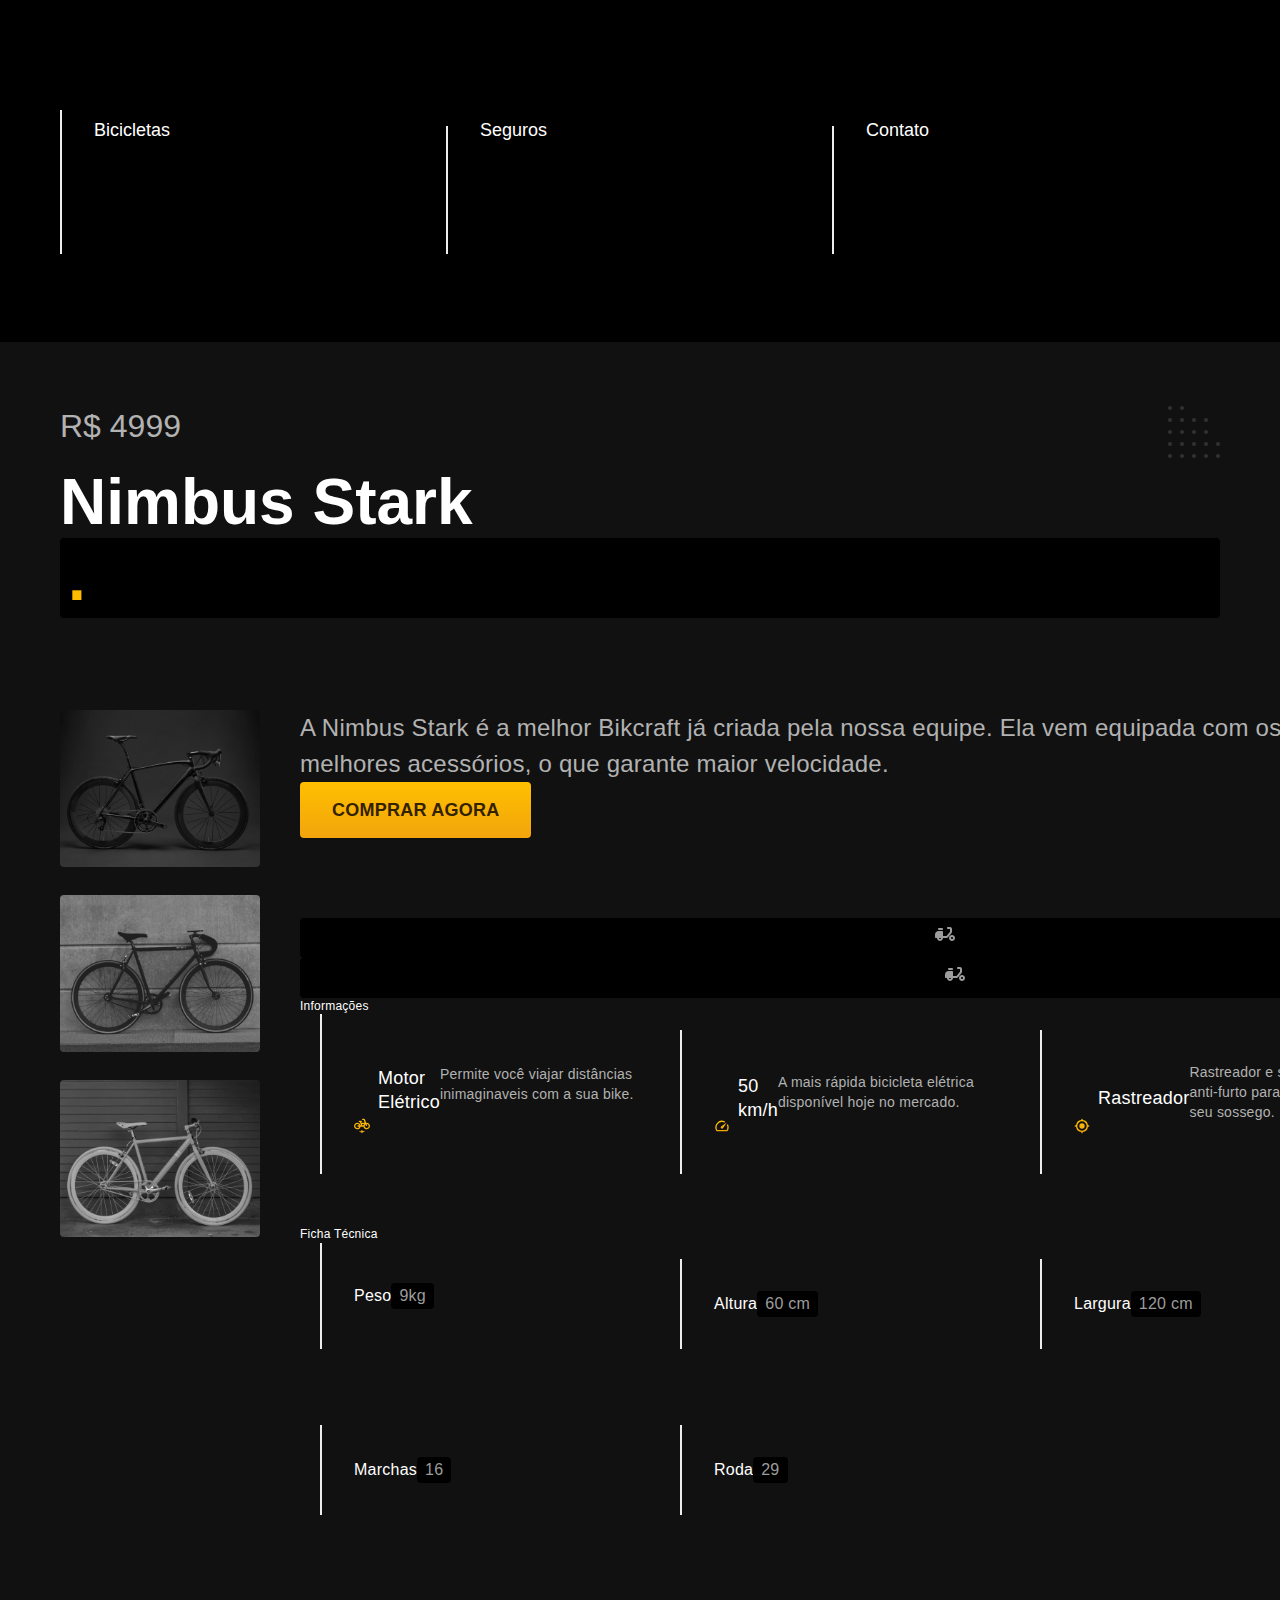
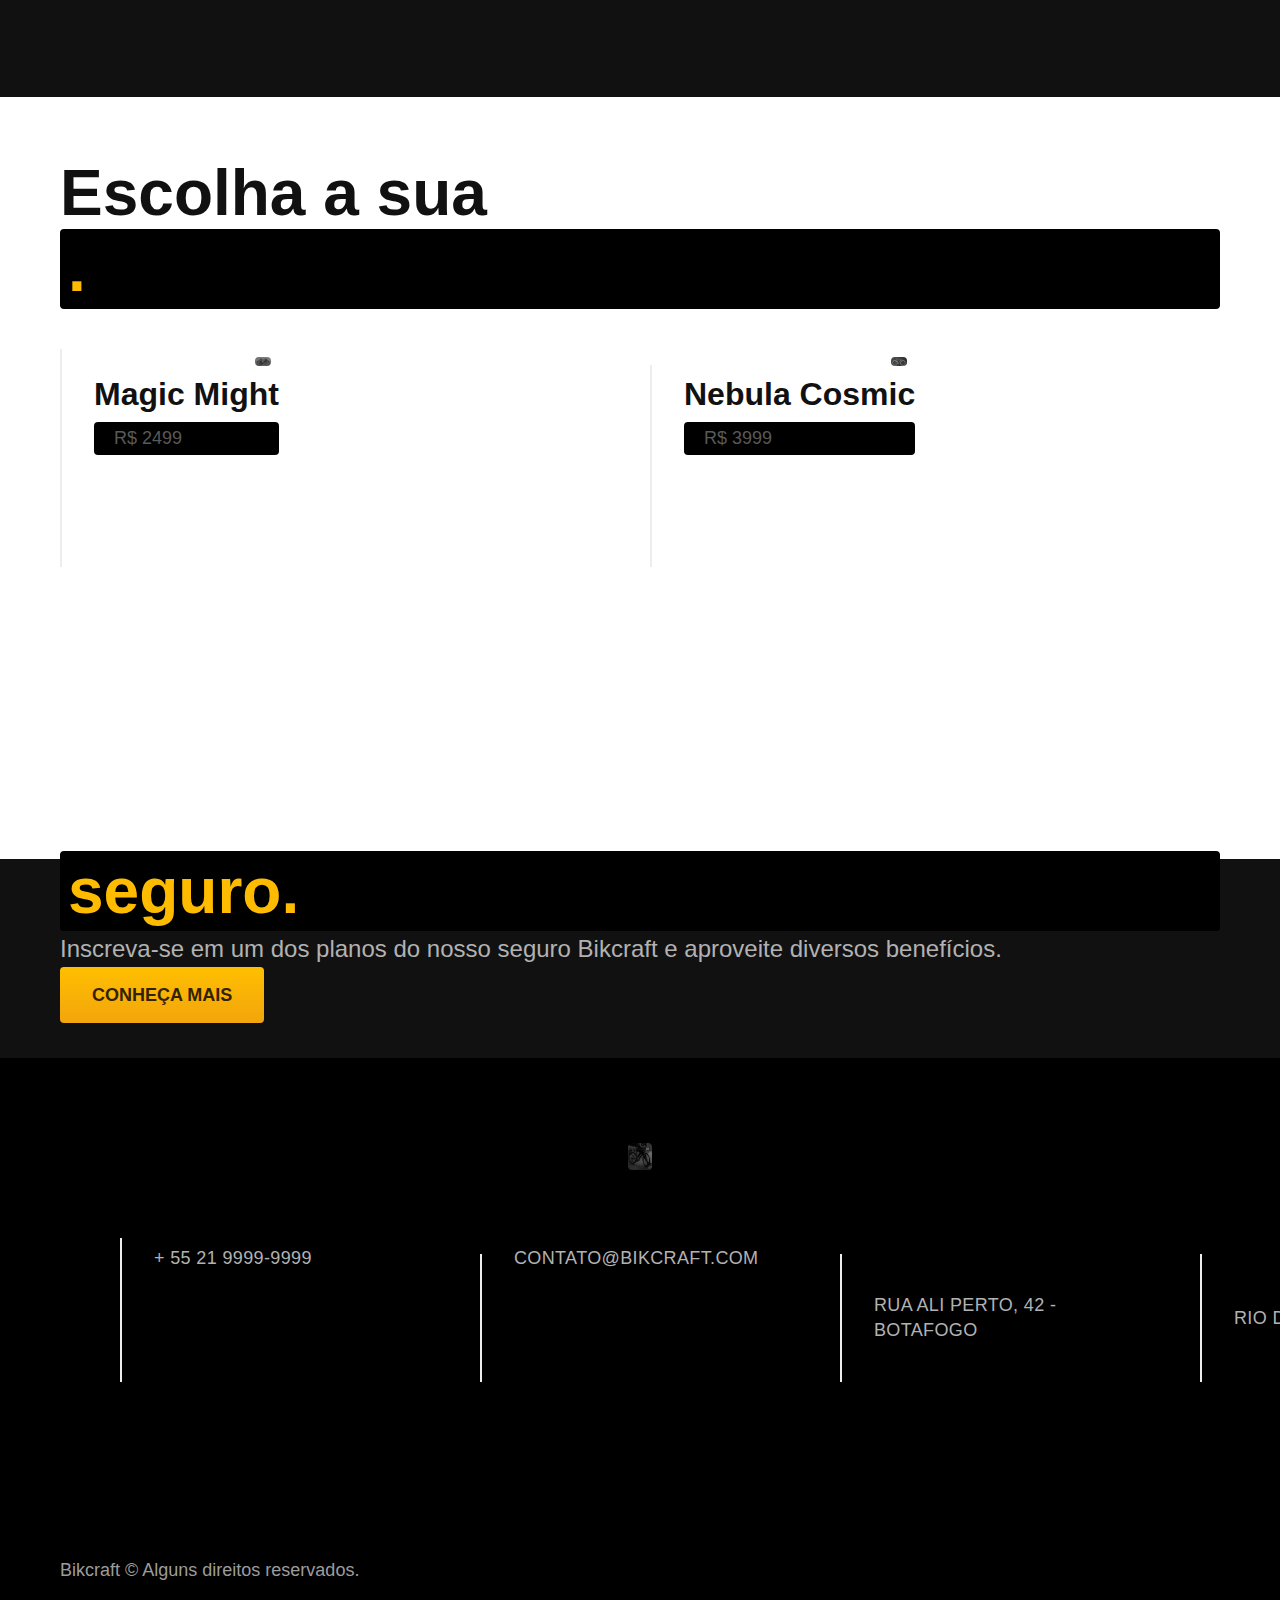
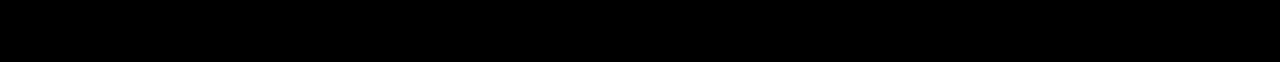
<file: bicicletas/nimbus.html>
<!DOCTYPE html>
<html lang="pt-br">
<head>
    <meta charset="UTF-8">
    <meta name="viewport" content="width=device-width, initial-scale=1.0">
    <meta name="description" content="Nimbus Stark.">
    <title>Nimbus Stark | Bikcraft</title>
    <link rel="stylesheet" href="../css/style.min.css">
 <script>
        document.documentElement.classList.add('js');
    </script>
</head>
<body id="bicicleta">
    <header class="header-bg">
        <div class="header container">
            <a href="../"><img src="../img/bikcraft.svg" alt="Bikcraft"></a>
            <nav aria-label="primaria"> 
            <ul class="header-menu font-1-m cor-00">
                <li><a href="../bicicletas.html">Bicicletas</a></li>
                <li><a href="../seguros.html">Seguros</a></li>
                <li><a href="../contato.html">Contato</a></li>
            </ul>
        </nav>
        </div>
    </header>

    <main class="titulo-bg">
        <div>
            <div class="titulo container">
                <p class="font-2-xl cor-05">R$ 4999</p>
                <h1 class="font-1-xxl cor-00">Nimbus Stark<span class="cor-p1">.</span></h1>
            </div>
        </div>
        <div class="bicicleta container">
            <div class="bicicleta-imagens">
                <img src="../img/bicicleta/nimbus1.jpg" alt="Bicicleta 1">
                <img src="../img/bicicleta/nimbus2.jpg" alt="Bicicleta 2">
                <img src="../img/bicicleta/nimbus3.jpg" alt="Bicicleta 3">
            </div>
            <div class="bicicleta-conteudo">
                <p class="font-2-l cor-05">
                    A Nimbus Stark é a melhor Bikcraft já criada pela nossa equipe. Ela vem equipada com os melhores acessórios, o que garante maior velocidade.
                </p>
                <div class="bicicleta-comprar">
                    <a class="botao" href="../orcamento.html?tipo=bikcraft&produto=nimbus">Comprar Agora</a>
                    <span class="font-1-xs cor-06"><img src="../img/icones/entrega.svg" alt="">Entrega em 5 dias</span>
                    <span class="font-1-xs cor-06"><img src="../img/icones/entrega.svg" alt="">18 em estoque</span>
                </div>
                <h2 class="font-1-xs cor-00">Informações</h2>
                <ul class="bicicleta-informacoes">
                    <li>
                        <img src="../img/icones/eletrica.svg" alt="">
                        <h3 class="font-1-m cor-00">Motor Elétrico</h3>
                        <p class="font-2-xs cor-05">
                            Permite você viajar distâncias inimaginaveis com a sua bike.
                        </p>
                    </li>
                    <li>
                        <img src="../img/icones/velocidade.svg" alt="">
                        <h3 class="font-1-m cor-00">50 km/h</h3>
                        <p class="font-2-xs cor-05">
                            A mais rápida bicicleta elétrica disponível hoje no mercado.
                        </p>
                    </li>
                    <li>
                        <img src="../img/icones/rastreador.svg" alt="">
                        <h3 class="font-1-m cor-00">Rastreador</h3>
                        <p class="font-2-xs cor-05">
                            Rastreador e sistema anti-furto para garantir o seu sossego.
                        </p>
                    </li>
                    <li>
                        <img src="../img/icones/carbono.svg" alt="">
                        <h3 class="font-1-m cor-00">Fibra de Carbono</h3>
                        <p class="font-2-xs cor-05">
                            Maior proteção possível para a sua Bikcraft com fibra de carbono.
                        </p>
                    </li>
                </ul>
                <h2 class="font-1-xs cor-00">Ficha Técnica</h2>
                <ul class="bicicleta-ficha cor-00">
                    <li>Peso <span>9kg</span></li>
                    <li>Altura <span>60 cm</span></li>
                    <li>Largura <span>120 cm</span></li>
                    <li>Profundidade <span>10 cm</span></li>
                    <li>Marchas <span>16</span></li>
                    <li>Roda <span>29</span></li>
                </ul>
            </div>
        </div>
        
    </main>

    <article class="bicicletas-listas container">
        <h2 class="font-1-xxl">Escolha a sua<span class="cor-p1">.</span></h2>
        <ul class="bicicletas-itens">
            <li>
                <a href="./magic.html">
                    <img src="../img/bicicletas/magic.jpg" alt="Bicicleta Preta">
                    <h3 class="font-1-xl">Magic Might</h3>
                    <span class="font-2-m cor-08">R$ 2499</span>
                </a>
            </li>
            <li>
                <a href="./nebula.html">
                    <img src="../img/bicicletas/nebula.jpg" alt="Bicicleta Preta">
                    <h3 class="font-1-xl">Nebula Cosmic</h3>
                    <span class="font-2-m cor-08">R$ 3999</span>
                </a>
            </li>
        </ul>
    </article>

    <article class="seguro-bg">
        <div class="seguro  container">
            <div class="seguro-imagem">
                <img src="../img/fotos/seguros.jpg" alt="Pessoa parada em cima de uma bicicleta">
            </div>
            <div class="seguro-conteudo">
                <h2 class="font-1-xxl cor-00">Pedale mais tranquilo com o nosso <span class="cor-p1">seguro.</span></h2>
                <p class="font-2-l cor-05">
                    Inscreva-se em um dos planos do nosso seguro Bikcraft e aproveite diversos benefícios.
                </p>
                <a class="botao" href="../seguros.html">Conheça Mais</a>
            </div>
        </div>
    </article>

    <footer class="footer-bg">
        <div class="footer container">
            <img src="../img/bikcraft.svg" alt="Bikcraft">
            <div class="footer-contato">
                <h3 class="font-2-lb cor-00"</h3>
                <ul class="font-2-m cor-05">
                    <li><a href="tel: +552199999999">+ 55 21 9999-9999</a></li>
                    <li><a href="mailto">contato@bikcraft.com</a></li>
                    <li>Rua Ali Perto, 42 - Botafogo</li>
                    <li>Rio de Janeiro - RJ</li>
                </ul>
                <div class="footer-redes">
                    <a href="../">
                        <img src="../img/redes/instagram.svg" alt="Instagram">
                    </a>
                    <a href="../">
                        <img src="../img/redes/facebook.svg" alt="Facebook">
                    </a>
                    <a href="../">
                        <img src="../img/redes/youtube.svg" alt="Youtube">
                    </a>
                </div>
            </div>
            <div class="footer-informacoes">
                <h3 class="font-2-lb cor-00">Informações</h3>
                <nav>
                    <ul class="font-1-m cor-05">
                        <li><a href="../bicicletas.html">Bicicletas</a></li>
                        <li><a href="../seguros.html">Seguros</a></li>
                        <li><a href="../contato.html">Contato</a></li>
                        <li><a href="../termos.html">Termos e Condições</a></li>
                    </ul>
                </nav>
            </div>
            <p class="footer-copy font-2-m cor-06">
                Bikcraft © Alguns direitos reservados.
            </p>
        </div>
    </footer>
  <script src="../js/script.js"></script>
</body>
</html>
</file>
<file: css/style.css>
@import './global/global.css';
@import './utilidades/tipografia.css';
@import './utilidades/cores.css';
@import './utilidades/animacao.css';

@import './global/header.css';

@import './global/footer.css';

/* Utilidades */
@import './utilidades/componentes.css';
@import './utilidades/formulario.css';

/* Home */
@import './home/introducao.css';
@import './home/tecnologia.css';
@import './home/parceiros.css';
@import './home/depoimento.css';

/* Bicicletas */
@import './bicicletas/bicicletas-list.css';
@import './bicicletas/bicicletas.css';

/* Seguros */
@import './seguros/seguros.css';
@import './seguros/vantagens.css';
@import './seguros/perguntas.css';

/* Termos */
@import './termos/termos.css';

/* Bicicleta */
@import './bicicleta/bicicleta.css';
@import './bicicleta/seguro.css';

/* Contato */
@import './contato/contato.css';
@import './contato/lojas.css';

/* Orçamento */
@import './orcamento/orcamento.css';
</file>
<file: css/style.min.css>
*{margin:0;padding:0}body{font-family:Arial,Helvetica,sans-serif;color:#111}ul{list-style:none}a{text-decoration:none;color:inherit}img{max-width:100%;height:auto;display:block}img[src$=".jpg"]{border-radius:4px}.font-1-xs{font:400 0.75rem/1.35 Poppins,sans-serif}.font-2-xs{font:400 0.875rem/1.43 Roboto,sans-serif}.font-1-s{font:400 1rem/1.5 Poppins,sans-serif}.font-2-s{font:400 1rem/1.5 Roboto,sans-serif}.font-1-m,.font-1-mb{font:400 1.125rem/1.35 Poppins,sans-serif}.font-1-mb{font-weight:600}.font-2-m{font:500 1.125rem/1.35 Roboto,sans-serif}.font-1-l{font:400 1.5rem/1.5 Poppins,sans-serif}.font-2-l,.font-2-lb{font:400 1.5rem/1.5 Roboto,sans-serif}.font-2-lb{font-weight:500;letter-spacing:.015em;text-transform:uppercase}.font-1-xl{font:600 2rem/1.25 Poppins,sans-serif}.font-2-xl{font:500 2rem/1.25 Roboto,sans-serif}.font-1-xxl{font:600 4rem/1.125 Poppins,sans-serif}@media (max-width:1200px){.font-1-xxl{font-size:3rem}.font-2-l,.font-2-lb{font-size:1.125rem}}@media (max-width:800px){.font-1-xxl{font-size:2rem}.font-1-xl,.font-2-xl{font-size:1.5rem}}:root{--cor-00:#ffffff;--cor-01:#f7f7f7;--cor-02:#EDEDED;--cor-03:#DEDEDE;--cor-04:#CCCCCC;--cor-05:#b2b2b2;--cor-06:#9C9C9C;--cor-07:#717171;--cor-08:#595959;--cor-09:#404040;--cor-10:#2e2e2e;--cor-11:#111111;--cor-12:#000000;--cor-p1:#ffbb00;--cor-p2:#E4A30B;--cor-p3:#A66F00;--cor-p4:#664400;--cor-p5:#332200}.cor-00{color:var(--cor-00)}.cor-01{color:var(--cor-01)}.cor-02{color:var(--cor-02)}.cor-03{color:var(--cor-03)}.cor-04{color:var(--cor-04)}.cor-05{color:var(--cor-05)}.cor-06{color:var(--cor-06)}.cor-07{color:var(--cor-07)}.cor-08{color:var(--cor-08)}.cor-09{color:var(--cor-09)}.cor-10{color:var(--cor-10)}.cor-11{color:var(--cor-11)}.cor-12{color:var(--cor-12)}.cor-p1{color:var(--cor-p1)}.cor-p2{color:var(--cor-p2)}.cor-p3{color:var(--cor-p3)}.cor-p4{color:var(--cor-p4)}.cor-p5{color:var(--cor-p5)}.js .fadeInDown{transform:translate3d(0,-20px,0)}.js .fadeInUp{transform:translate3d(0,20px,0)}.js .fadeInRight{transform:translate3d(20px,0,0)}.js .fadeInLeft{transform:translate3d(-20px,0,0)}.js [data-anime]{opacity:0}.js .anime{opacity:1;transform:none;transition:transform .8s,opacity .8s}.header-bg{background-color:var(--cor-12)}.header{display:flex;flex-wrap:wrap;gap:20px;justify-content:space-between;align-items:center;padding-top:20px;padding-bottom:20px}.header-menu{display:flex;flex-wrap:wrap;gap:40px;padding:16px 0;position:relative}.header-menu a.ativo::after,.header-menu a:hover:after{width:100%}@media (max-width:800px){.header-menu{gap:20px}.header-menu a{background:var(--cor-11);padding:12px 16px;border-radius:4px}.header-menu a:hover{background:var(--cor-10)}.header a::after{display:none}}@media (max-width:600px){.header-menu{gap:12px}.header-menu a{padding:8px 12px;font-size:14px}}.footer-bg{background:var(--cor-12)}.footer{display:grid;grid-template-columns:1.5fr 2.5fr 2fr;gap:40px;padding-top:60px;padding-bottom:60px}li{margin-bottom:16px}.footer-contato li:nth-child(2n):after{content:'';display:block;max-width:360px;height:2px;background:var(--cor-11);margin-top:16px}.footer-redes{display:flex;gap:32px}.footer a:hover{color:var(--cor-00)}.footer-copy{grid-column:1/-1;margin-top:40px}@media (max-width:800px){.footer>img{display:none}.footer{grid-template-columns:1fr 1fr}}@media (max-width:600px){.footer{grid-template-columns:1fr;gap:60px}.footer-copy{margin-top:0}}.container{box-sizing:border-box;max-width:1200px;padding-left:20px;padding-right:20px;margin-left:auto;margin-right:auto}.botao{grid-column:1;padding:16px 32px;display:inline-block;background:linear-gradient(#ffbf00,#f2a50c);border-radius:4px;box-shadow:0 1px 2px 0 rgb(0,0,0,.1);text-transform:uppercase;color:var(--cor-p5);font:600 1.125rem/1.35 Poppins,sans-serif;max-width:max-content;border:none;cursor:pointer}.botao:hover{background:linear-gradient(#ffb60d,#e59317)}.botao.secundario{background:var(--cor-10);color:var(--cor-02)}.botao.secundario:hover{background:var(--cor-09)}.botao.seta{display:flex;align-items:center}.botao.seta::after{content:'';display:inline-block;width:18px;height:10px;margin-left:12px;background:url("../img/icones/seta.svg");transition:.2s}.botao.seta:hover::after{transform:translateX(4px)}@media (max-width:600px){.botao{padding:12px 16px;font-size:1rem}}.link{display:inline-block;color:var(--cor-p1);font:500 1.5rem/1.5 Poppins,sans-serif;text-transform:uppercase}.link::after{content:'';display:block;width:100%;height:2px;background-color:currentColor}.link:hover{color:var(--cor-00)}.titulo-bg{padding-top:60px;padding-bottom:60px;background:var(--cor-11)}.titulo{background:url("../img/dec/top-right.svg") no-repeat top right 20px}.titulo p{margin-top:4px}@media (max-width:800px){.titulo-bg{padding-top:40px;padding-bottom:40px}.titulo p{font-size:1rem;text-transform:lowercase;font-weight:400}}.form{display:grid;grid-template-columns:1fr 1fr;gap:20px;font:400 1rem/1.5 Poppins,sans-serif;margin-bottom:4px}.form input[type=email],.form input[type=text],.form textarea{font:400 1rem/1.5 Roboto,sans-serif;background:var(--cor-01);border:1px solid var(--cor-02);padding:12px;border-radius:4px;width:100%;box-sizing:border-box}.form input[type=email]:focus,.form input[type=text]:focus,.form textarea:focus{outline:0;border-color:var(--cor-p1);background:var(--cor-00);box-shadow:0 0 0 2px #fea}@media (max-width:600px){.form{grid-template-columns:1fr}.form .col-2{grid-column:1}}.introducao-bg{background:var(--cor-12) url(../img/dec/bottom-left.svg) no-repeat bottom 160px left 60px;box-shadow:inset 0 -120px var(--cor-00)}.introducao{display:flex;display:grid;grid-template-columns:1fr 1fr;gap:0 40px;height:100%;object-fit:cover;border-radius:4px}h1{margin-bottom:32px}p{grid-column:1;margin-bottom:20px}@media (max-width:800px){.introducao-bg{background:var(--cor-11);padding-top:40px;box-shadow:inset 0 -60px var(--cor-00)}.introducao{grid-template-columns:1fr;gap:32px}.introducao-conteudo{padding-bottom:0}.introducao h1{margin-bottom:16px}.introducao p{font-size:1rem}.introducao img{height:300px;width:100%}}.tecnologia-bg{background:var(--cor-11);box-shadow:inset 0 80px var(--cor-00),inset 0 -80px var(--cor-00)}.tecnologia{display:grid;grid-template-columns:1fr 1fr;gap:40px}.tecnologia-imagem img{width:100%;height:100%;object-fit:cover;object-position:left}.tecnologia-conteudo{padding-top:160px;padding-bottom:160px}a{margin-bottom:80px}.tecnologia-conteudo>p{margin-bottom:20px}.tecnologia-vantagens{display:grid;grid-template-columns:1fr 1fr;gap:40px;width:max-content}img{width:24px;margin-bottom:8px}.tecnologia{grid-template-columns:1fr}.tecnologia-conteudo{padding-top:60px;padding-bottom:60px}.tecnologia-imagem{display:none}.tecnologia a{margin-bottom:60px}.parceiros{padding-top:60px;padding-bottom:120px}ul{padding:0 20px;max-width:1400px;margin:0 auto;display:grid;grid-template-columns:repeat(4,1fr)}li{display:flex;padding:32px;border-left:2px solid var(--cor-02)}img{margin:auto}.parceiros li:nth-child(5){border-left:none}.parceiros li:nth-child(n+5){border-top:2px solid var(--cor-02)}@media (max-width:800px){.parceiros{padding-bottom:60px}.parceiros li{display:flex;padding:20px}.parceiros h2{margin-bottom:20px}.parceiros ul{grid-template-columns:repeat(2,1fr)}.parceiros li:nth-child(n+3){border-top:2px solid var(--cor-02)}.parceiros li:nth-child(odd){border-left:none}}.depoimento{display:grid;grid-template-columns:1fr 1fr;background-color:var(--cor-p1);overflow:hidden;height:100%;border-radius:0;object-fit:cover}span{text-transform:none}.depoimento p::after{font-size:5rem;color:var(--cor-p2);position:absolute}.depoimento p::before{content:'“';left:34px;top:20px}.depoimento p::after{content:'”'}@media (min-width:1200px){.depoimento img{max-height:520px}}@media (max-width:800px){.depoimento{grid-template-columns:1fr;text-align:center}.depoimento img{max-height:200px}.depoimento-conteudo{padding:40px 20px;justify-self:center}.depoimento p::before{content:'“';left:-34px;top:20px}}.bicicletas-listas{padding-top:60px;padding-bottom:120px}a{display:block}h3{margin-bottom:8px;display:flex;align-items:center}li{min-width:280px;flex:1}.bicicletas-itens a:hover h3::before{width:24px}.bicicletas-listas li span{padding-left:20px}.bicicletas-listas h2{margin-bottom:40px}.bicicletas-itens{display:flex;gap:40px;padding:0 20px 20px 20px;max-width:1400px;margin-left:auto;margin-right:auto;overflow-x:auto}#bicicleta .bicicletas-listas ul{padding:0 20px 0 0}@media (max-width:800px){.bicicletas-listas{padding-bottom:60px}.bicicletas-listas ul{gap:20px}}.bicicletas-bg:nth-child(odd){background:linear-gradient(to right,var(--cor-00) 30%,var(--cor-11) 0)}.bicicletas{display:grid;grid-template-columns:1fr 1fr;gap:40px;padding-top:60px;padding-bottom:60px;background:url('../img/dec/top-right.svg') no-repeat top 40px right 20px;margin-bottom:20px}p{grid-column:1/-1;margin-bottom:32px}a{margin-top:-40px;place-self:end}li{display:flex;align-items:center}li+li{margin-top:16px}.bicicletas-imagem{position:relative;display:inline-block;padding:8px 16px 8px 8px;position:absolute;top:20px;right:0;border-radius:4px 0 0 4px}.bicicletas ul{font-size:1rem;grid-template-columns:1fr 1fr;margin-bottom:32px}.bicicletas a{place-self:start}.seguros-bg{background:var(--cor-11)}.seguros{padding-top:60px;padding-bottom:60px;display:grid;grid-template-columns:1fr 1fr;gap:40px;align-items:center}.seguros-item{background-color:var(--cor-12);padding:32px 32px 32px 60px;display:grid;grid-template-columns:1fr auto;border-radius:4px}span{grid-column:2;display:block;text-align:right}ul{grid-column:1/-1;margin-bottom:32px}li{margin-bottom:20px;display:flex;align-items:center;position:relative}a{grid-column:1/-1}@media (max-width:800px){.seguros{grid-template-columns:1fr}}.vantagens-bg{background-color:var(--cor-12);--padding:120px}.vantagens{padding-top:var(--padding);padding-bottom:var(--padding)}ul{display:grid;grid-template-columns:repeat(auto-fit,minmax(280px,max-content));gap:40px 80px}h3{margin-bottom:8px}img{margin-bottom:8px}.vantagens h2{margin-bottom:40px}.vantagens{gap:20px}.perguntas{padding-top:120px;padding-bottom:120px}.perguntas dl>div:nth-child(odd){background-color:var(--cor-01)}.perguntas button{display:grid;grid-template-columns:auto 1fr auto;align-items:center;gap:8px;cursor:pointer;border:none;background:0 0;width:100%;text-align:left;margin-bottom:15px}.perguntas button::before{content:'';display:inline-block;width:12px;height:8px;background-color:var(--cor-p1)}.perguntas button::after{content:'';display:inline-block;width:14px;height:6px;background:url('../img/icones/seta-abrir.svg')}.perguntas button:hover:after,.perguntas button[aria-expanded=true]::after{transform:rotate(180deg)}.js .perguntas dd{display:none}.js .perguntas dd.ativa{display:block}@media (max-width:800px){.perguntas{padding-top:60px;padding-bottom:60px}.perguntas h2{margin-bottom:40px}}.termos{padding-top:80px;padding-bottom:80px}p{max-width:75ch;margin-bottom:24px}.bicicleta{display:grid;grid-template-columns:1fr 1fr;align-items:start;gap:40px;padding-top:60px;padding-bottom:60px}#bicicleta .titulo p{text-transform:uppercase}.bicicleta-imagens{display:flex;flex-wrap:wrap;gap:20px}.bicicleta-imagens img{flex:1;min-width:200px}.bicicleta-imagens img:first-child{min-width:100%}.bicicleta-conteudo{margin-bottom:32px;letter-spacing:.015em;margin-bottom:10px}span{display:flex;align-items:center;background-color:var(--cor-12);gap:8px;padding:4px 8px;border-radius:4px}h3{margin-bottom:8px}span{color:var(--cor-06)}@media (max-width:800px){.bicicleta{grid-template-columns:1fr;padding-top:40px;padding-bottom:40px}.bicicleta-imagens{grid-row:2}}@media (max-width:400px){.bicicleta-informacoes{grid-template-columns:1fr}.bicicleta-comprar{grid-template-columns:1fr}}.seguro-bg{background-color:var(--cor-11);box-shadow:inset 0 120px var(--cor-00),inset 0 -120px var(--cor-12)}.seguro{display:grid;grid-template-columns:1fr 1fr;gap:40px;height:100%;object-fit:cover}p{margin-bottom:20px}.seguro{grid-template-columns:1fr}.seguro-conteudo{grid-row:1;padding-top:40px;padding-bottom:0}#contato{background:linear-gradient(var(--cor-11) 600px,var(--cor-01) 0)}.contato{display:grid;grid-template-columns:5fr 7fr}.contato-dados{padding:60px;box-shadow:0 1px 2px rgba(0,0,0,.1);background:var(--cor-12);border-radius:4px 0 0 4px}.contato-endereco{margin-bottom:32px;padding-left:28px;background:url('../img/icones/local.svg') no-repeat 0 2px}.contato-meios a:hover{color:var(--cor-00)}.contato-meios a:first-child{background:url('../img/icones/email.svg') no-repeat}.contato-meios a:nth-child(2){margin-bottom:32px}.contato-meios a:nth-child(3){background:url('../img/icones/telefone.svg') no-repeat 0 2px;margin-bottom:60px}.contato-redes{display:flex;gap:32px;padding-left:28px}@media (max-width:800px){.contato{grid-template-columns:1fr}.contato-dados,.contato-formulario{padding:20px}.contato-dados{border-radius:4px 4px 0 0}.contato-formulario{border-radius:0 0 4px 4px}.contato-dados h2,.contato-meios a:nth-child(3){margin-bottom:32px}.contato-redes{margin-bottom:12px}}.lojas{display:grid;grid-template-columns:1fr 1fr;gap:0 40px;padding-bottom:120px;padding-top:120px;margin-bottom:60px}img{border-radius:4px 4px 0 0}.lojas-conteudo{display:grid;grid-template-columns:1fr 1fr;gap:32px 16px;padding-left:32px;padding-bottom:32px;padding-top:32px}.lojas-dados{display:grid;gap:8px;border-left:2px solid var(--cor-02);padding-left:12px}@media (max-width:800px){.lojas{gap:20px;padding-top:60px;padding-bottom:60px}.lojas h2{margin-bottom:32px}.lojas-conteudo{grid-template-columns:1fr}}@media (max-width:600px){.lojas{grid-template-columns:1fr}}#orcamento{background:linear-gradient(var(--cor-11) 600px,var(--cor-01) 0)}.orcamento{display:grid;grid-template-columns:5fr 7fr;padding-bottom:120px;position:relative;display:flex;align-items:center}.orcamento-produto{padding:60px;box-shadow:0 1px 2px rgba(0,0,0,.1);border-radius:4px 0 0 4px;background:var(--cor-12);display:grid;grid-template-columns:1fr 1fr;align-content:start;gap:20px;background-color:var(--cor-10);display:grid;grid-template-columns:auto 1fr auto;align-items:center;padding:12px 16px;font:400 1rem/1.5 Poppins sans-serif;cursor:pointer;border-radius:4px;border:1px solid var(--cor-10);margin-bottom:10px}input{opacity:0;position:absolute;pointer-events:none}.orcamento-produto input:focus+label{box-shadow:0 0 0 2px var(--cor-p1);border-color:var(--cor-12)}.orcamento-produto label::before{content:'';width:12px;height:12px;display:inline-block;border:1px solid var(--cor-06);border-radius:50%;margin-right:8px;box-sizing:border-box}.orcamento-produto input:checked+label::before{border-color:var(--cor-07);box-shadow:inset 0 0 0 3px var(--cor-00),inset 0 0 0 6px var(--cor-07)}.orcamento-produto label span{display:none}.orcamento-produto input:checked+label span{display:inline-block}.orcamento-produto input:checked+label{background:var(--cor-00);color:var(--cor-11)}.orcamento-produto>*{grid-column:1/-1}.orcamento-produto>label{grid-column:initial}.orcamento-dados{padding:60px;box-shadow:0 1px 2px rgba(0,0,0,.1);border-radius:0 4px 4px 0;background:var(--cor-00)}.orcamento-dados h2:nth-of-type(n+2){margin-top:20px}#bikcraft:checked~#orcamento-bikcraft,#seguro:checked~#orcamento-seguro{display:grid;gap:20px}.orcamento-conteudo{padding:20px;margin:20px 0;display:none}li img{width:16px;margin-right:8px}@media (max-width:1200px){.orcamento-dados,.orcamento-produto{padding:32px}}@media (max-width:800px){.orcamento{grid-template-columns:1fr}.orcamento-produto{border-radius:4px 4px 0 0}.orcamento-dados{border-radius:0 0 4px 4px}}@media (max-width:400px){.orcamento-produto{grid-template-columns:1fr}}
</file>
